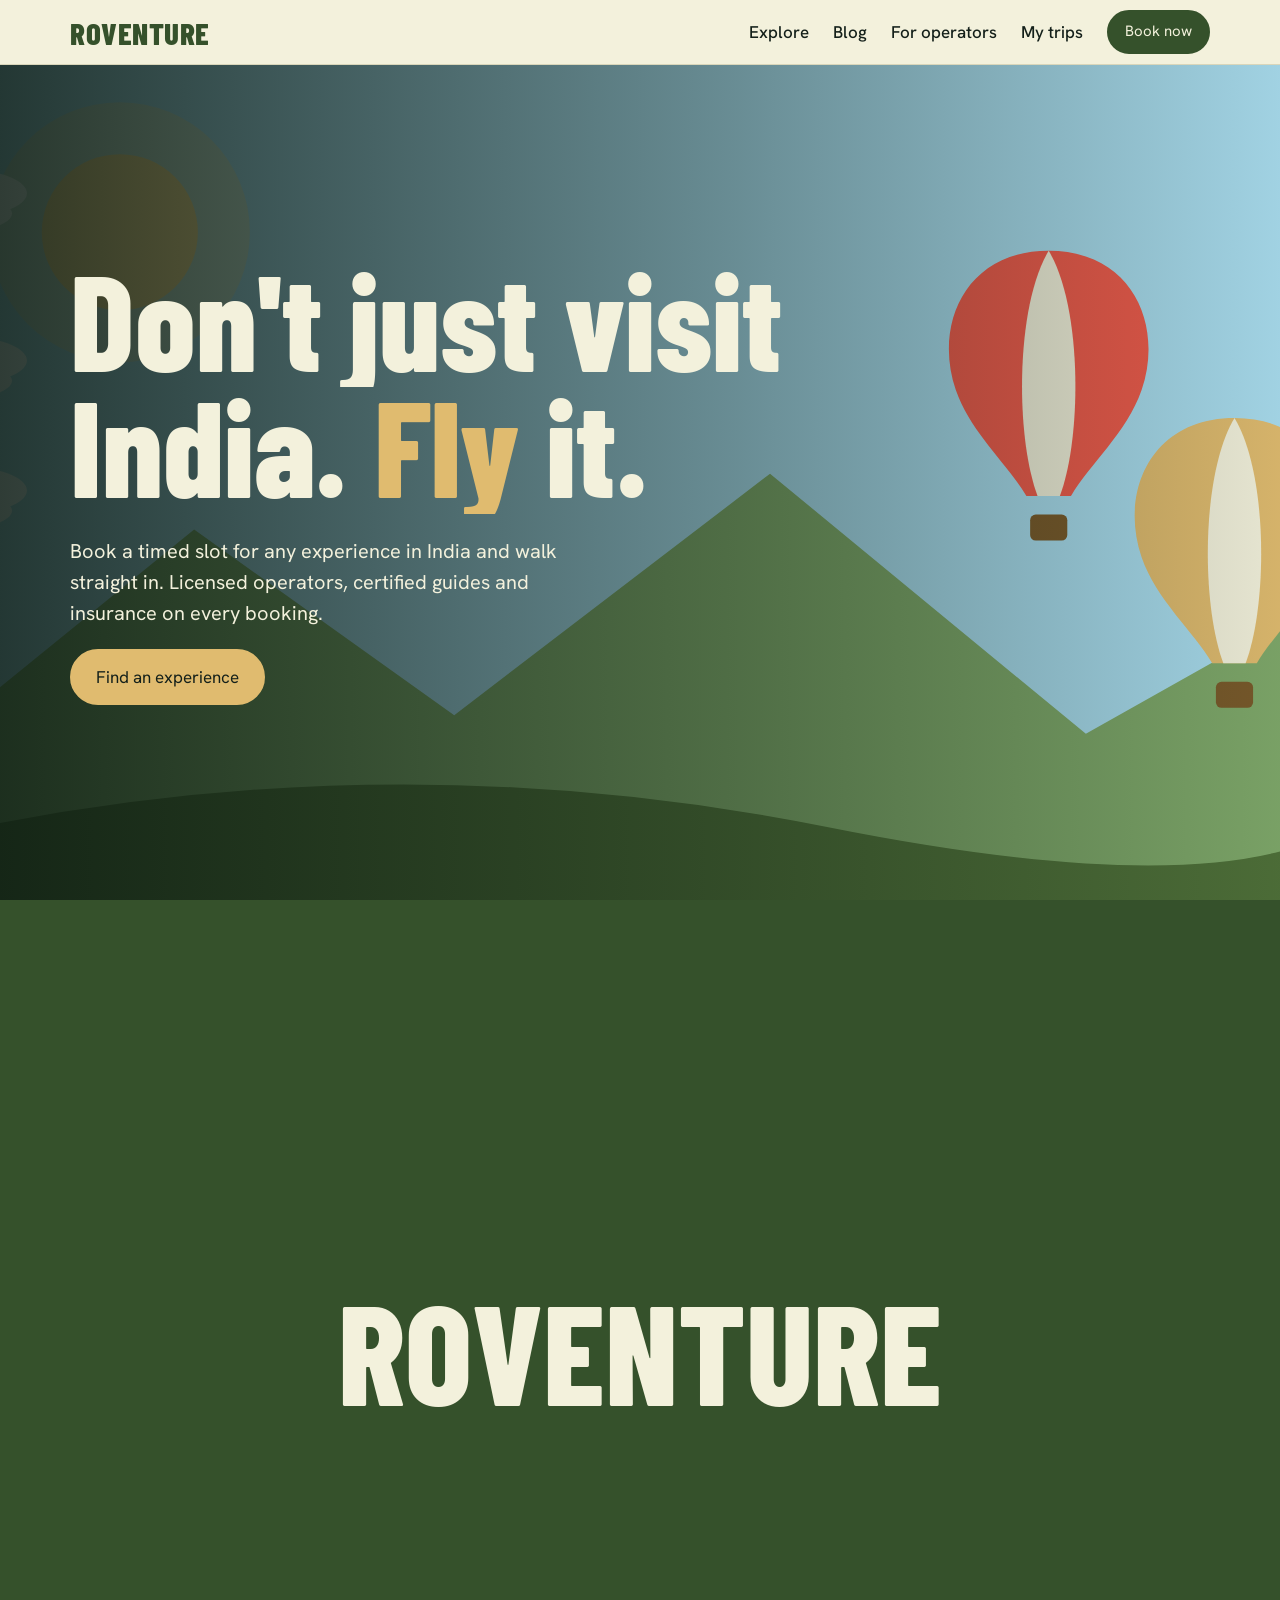
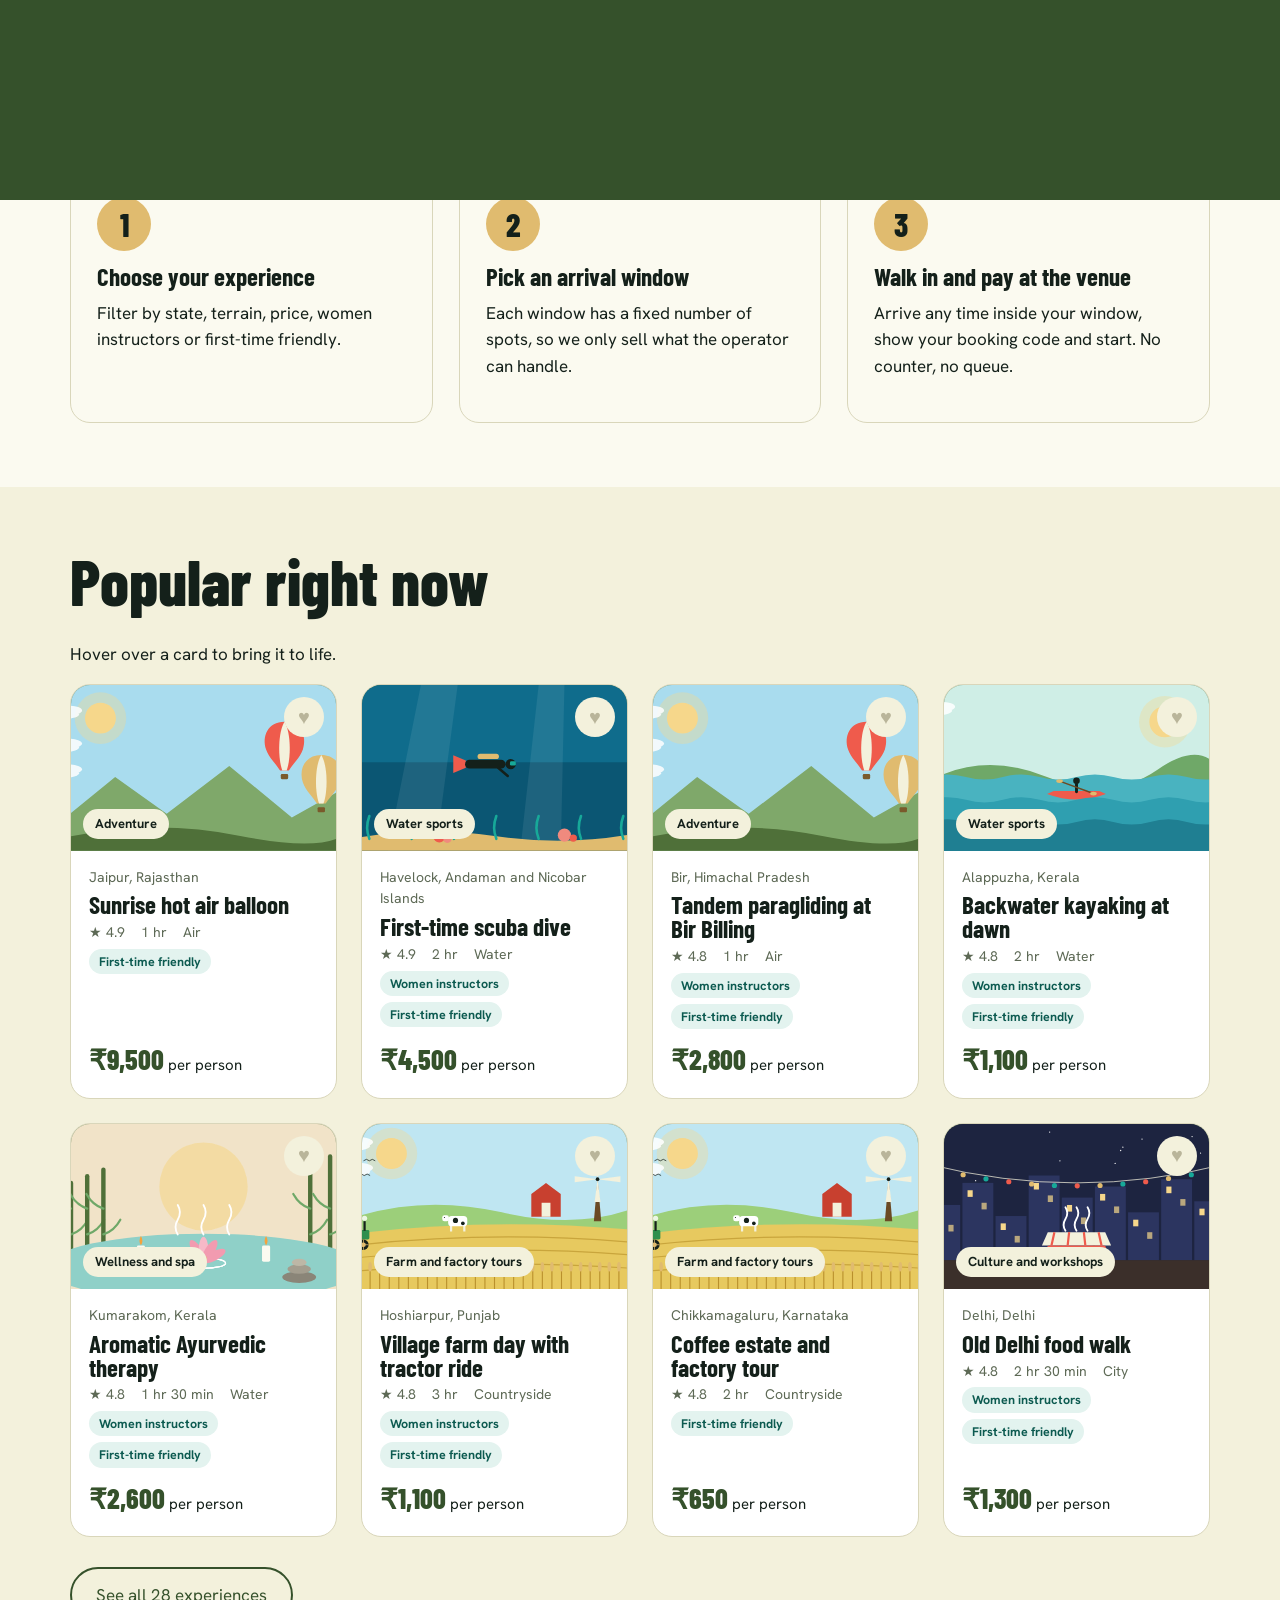
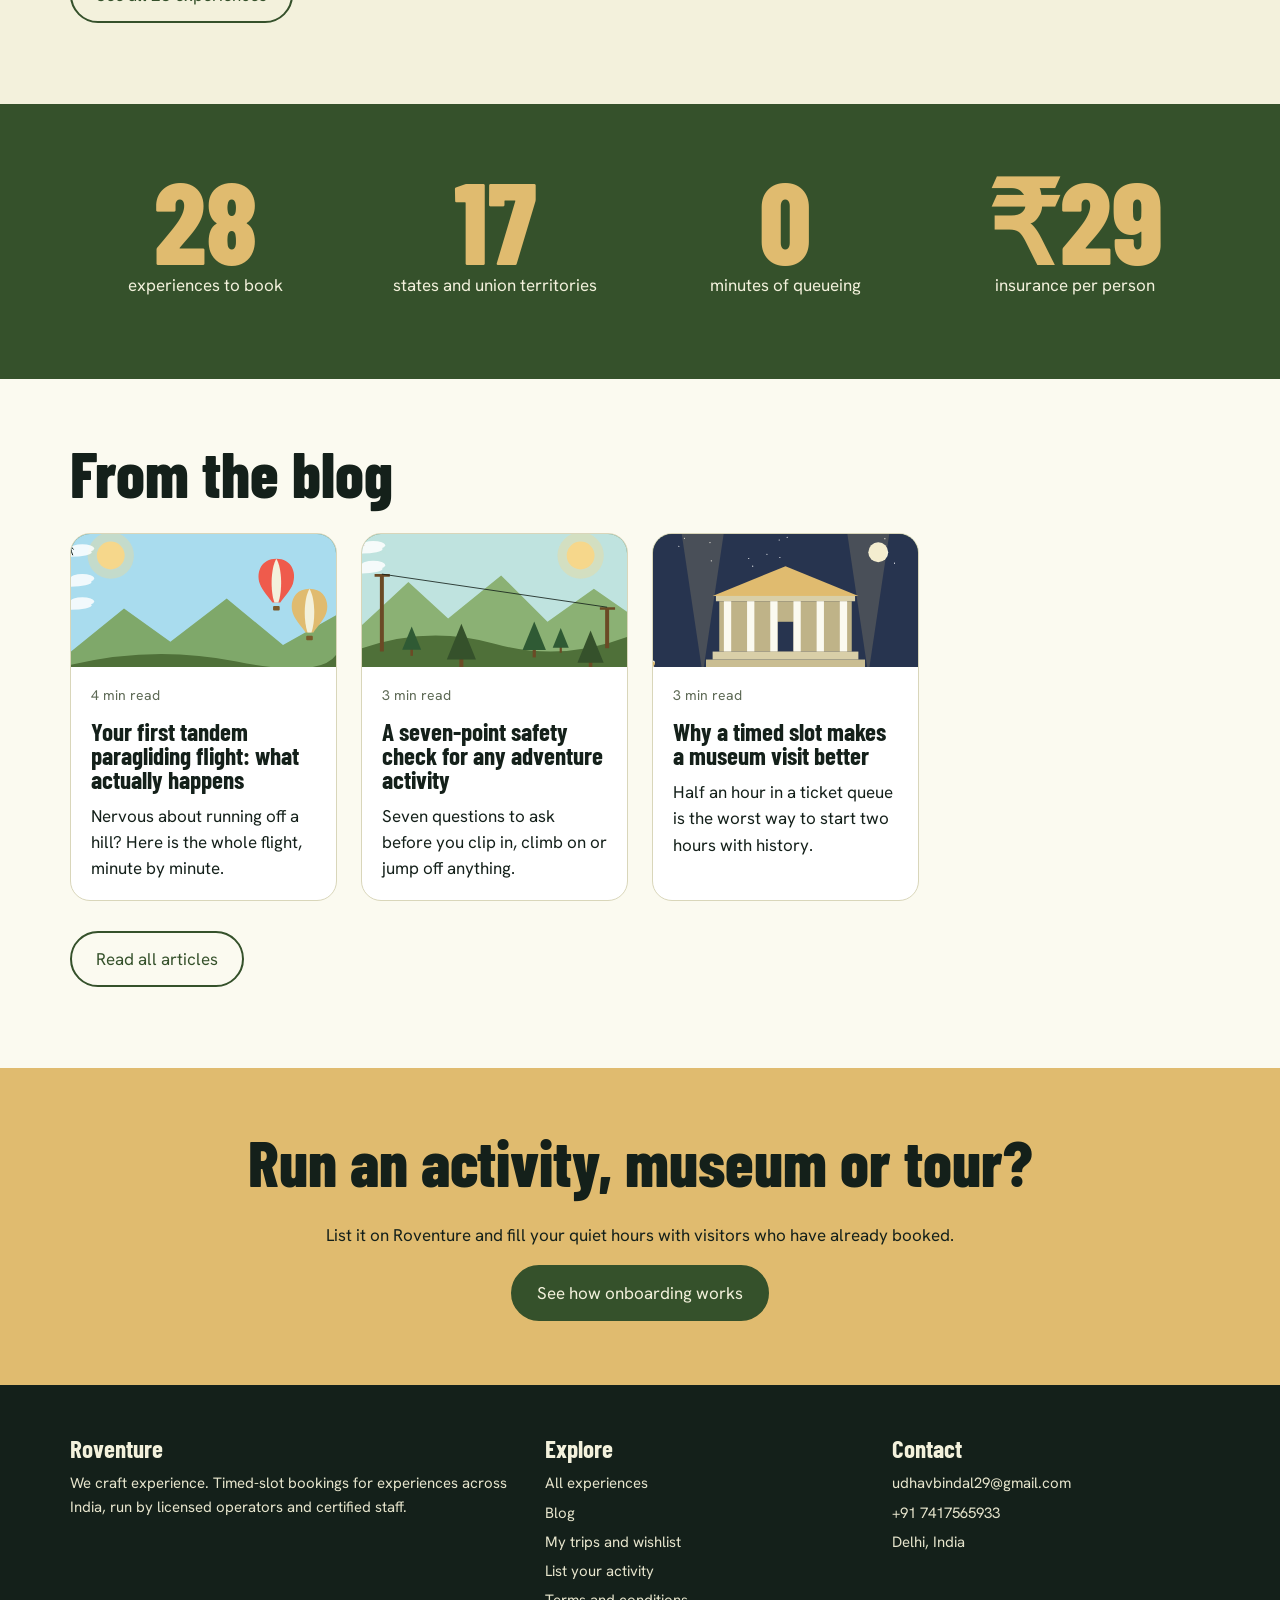
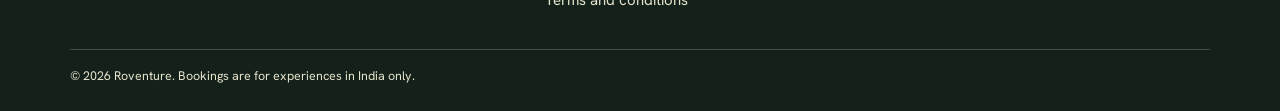
<file: roventure.html>
<!DOCTYPE html>
<html lang="en">
<head>
<meta charset="utf-8">
<meta name="viewport" content="width=device-width, initial-scale=1">
<title>Roventure | Book experiences in India with zero waiting</title>
<meta name="description" content="Book timed slots for adventure sports, museums, theme parks, spa therapies and farm tours across India. Licensed operators, certified staff, insurance on every booking.">
<link href="https://fonts.googleapis.com/css2?family=Barlow+Condensed:wght@600;700;800&family=Hanken+Grotesk:wght@400;500;700&display=swap" rel="stylesheet">
<style>
:root{--g:#35512b;--g2:#4f7039;--cr:#f3f1dc;--pa:#fbfaf0;--go:#e0bb6f;--co:#ef5b4c;--te:#17a999;--ink:#14201a;--mu:#5d6955;--li:#d9d6ba;--d:'Barlow Condensed',Impact,sans-serif;--e:cubic-bezier(.2,.8,.2,1)}
*{box-sizing:border-box}
html{scroll-behavior:smooth}
body{margin:0;font:400 17px/1.55 'Hanken Grotesk',system-ui,sans-serif;color:var(--ink);background:var(--cr);overflow-x:hidden}
a{color:inherit}
h1,h2,h3{font-family:var(--d);font-weight:800;line-height:.95;margin:0 0 .45em}
h1{font-size:clamp(46px,7vw,96px)}h2{font-size:clamp(36px,5vw,64px)}h3{font-size:25px;font-weight:700}
p{margin:0 0 1em}
.wrap{max-width:1180px;margin:0 auto;padding:0 20px}
.page{padding:64px 0}
.tint{background:var(--pa)}
:focus-visible{outline:3px solid var(--te);outline-offset:2px}
.btn{display:inline-block;border:2px solid var(--g);background:var(--g);color:var(--cr);font:700 16px inherit;font-family:inherit;padding:13px 24px;border-radius:999px;text-decoration:none;cursor:pointer;transition:transform .25s var(--e),background .25s,box-shadow .25s}
.btn:hover{transform:translateY(-3px);box-shadow:0 9px 0 rgba(0,0,0,.14);background:var(--g2);border-color:var(--g2)}
.btn.gold{background:var(--go);border-color:var(--go);color:var(--ink)}
.btn.gold:hover{background:#efd08c;border-color:#efd08c}
.btn.alt{background:transparent;color:var(--g)}
.btn.alt:hover{background:var(--g);color:var(--cr)}
.btn.sm{padding:8px 16px;font-size:15px}
.btn.wide{width:100%;text-align:center}
.link{background:none;border:0;padding:0;font:inherit;color:var(--g);text-decoration:underline;cursor:pointer}
input,select,textarea{font:400 16px inherit;font-family:inherit;color:var(--ink);background:#fff;border:1.5px solid var(--li);border-radius:12px;padding:12px 14px;width:100%}
label{font-weight:700;font-size:15px;display:block;margin:0 0 6px}
.err{color:#a32c22;font-weight:700;min-height:1.4em;margin:10px 0}

.nav{position:sticky;top:0;z-index:40;background:var(--cr);border-bottom:1px solid var(--li)}
.nav .wrap{display:flex;align-items:center;height:64px;gap:20px}
.brand{font:800 31px var(--d);color:var(--g);text-decoration:none;letter-spacing:.5px}
.links{display:flex;align-items:center;gap:24px;margin-left:auto}
.links a:not(.btn){text-decoration:none;font-weight:500}
.links a.on{color:var(--g);font-weight:700;text-decoration:underline;text-underline-offset:6px}
#tc{background:var(--co);color:#fff;border-radius:99px;padding:1px 8px;font-size:13px;font-weight:700}
#tc:empty{display:none}
.mb{display:none;margin-left:auto;background:none;border:0;font-size:28px;color:var(--g);cursor:pointer}
@media(max-width:820px){.mb{display:block}.links{display:none;position:absolute;top:64px;left:0;right:0;background:var(--cr);flex-direction:column;align-items:flex-start;padding:18px 20px;border-bottom:1px solid var(--li)}.links.open{display:flex}}

.curtain{position:fixed;inset:0;z-index:80;background:var(--g);display:grid;place-items:center;transform:translateY(100%);pointer-events:none}
.curtain b{font:800 clamp(48px,11vw,140px) var(--d);color:var(--cr)}
.curtain.go{animation:wipe .78s cubic-bezier(.7,0,.2,1)}
@keyframes wipe{0%{transform:translateY(100%)}42%,58%{transform:translateY(0)}100%{transform:translateY(-100%)}}

.scene{display:block;width:100%;height:100%}
.hero{position:relative;height:calc(100vh - 64px);height:calc(100svh - 64px);min-height:540px;overflow:hidden;background:var(--ink);color:var(--cr);display:flex;align-items:center}
#hs{position:absolute;inset:0;transition:opacity .45s}
.hero::after,.stage::after{content:"";position:absolute;inset:0;pointer-events:none}
.hero::after{background:linear-gradient(90deg,rgba(10,24,16,.84),rgba(10,24,16,.4) 58%,rgba(10,24,16,.05))}
.hero .wrap{position:relative;z-index:2;width:100%}
.hero h1{font-size:clamp(54px,10.5vw,150px);line-height:.87;margin-bottom:22px}
.ln{display:block;overflow:hidden;padding-bottom:.07em}
.ln>span{display:inline-block;animation:rise 1s var(--e) both}
.ln:nth-child(2)>span{animation-delay:.15s}
@keyframes rise{from{transform:translateY(112%)}}
#verb{display:inline-block;font-style:normal;color:var(--go)}
#verb.flip{animation:flip .6s var(--e)}
@keyframes flip{from{transform:translateY(70%) rotateX(-90deg);opacity:0}}
.lead{font-size:20px;max-width:50ch}
.up{animation:up .9s ease .4s both}
@keyframes up{from{opacity:0;transform:translateY(24px)}}

.mq-box{overflow:hidden;padding:26px 0 14px}
.mq{display:flex;width:max-content;animation:mq 46s linear infinite}
.mq.rev{animation-direction:reverse}
.mq span{font:800 clamp(48px,9vw,120px)/1.05 var(--d);white-space:nowrap;padding-right:.35em;color:transparent;-webkit-text-stroke:2px var(--g)}
.mq.rev span{color:var(--g);-webkit-text-stroke:0}
@keyframes mq{to{transform:translateX(-50%)}}

.reveal{opacity:0;transform:translateY(34px);transition:opacity .7s var(--dl,0s),transform .7s var(--e) var(--dl,0s),box-shadow .3s,border-color .3s}
.reveal.in{opacity:1;transform:none}

.cats{display:grid;grid-template-columns:repeat(auto-fill,minmax(250px,1fr));gap:16px}
.cat{position:relative;overflow:hidden;display:flex;align-items:center;gap:14px;padding:18px;background:var(--pa);border:1.5px solid var(--li);border-radius:18px;text-decoration:none;font:700 26px var(--d)}
.cat::before{content:"";position:absolute;inset:0;background:var(--c);clip-path:circle(0 at var(--x,50%) var(--y,50%));transition:clip-path .55s var(--e)}
.cat:hover::before{clip-path:circle(160% at var(--x,50%) var(--y,50%))}
.cat>*{position:relative}
.cat i{font-style:normal;font-size:34px;transition:transform .5s var(--e)}
.cat:hover i{transform:rotate(-12deg) scale(1.25)}

.grid{display:grid;grid-template-columns:repeat(auto-fill,minmax(262px,1fr));gap:24px}
.card{position:relative;background:#fff;border:1px solid var(--li);border-radius:20px;overflow:hidden;display:flex;flex-direction:column}
.card:hover{box-shadow:0 26px 40px -18px rgba(20,32,26,.45);border-color:var(--g)}
.thumb{position:relative;display:block;aspect-ratio:16/10;overflow:hidden;background:var(--g2)}
.thumb .scene{transition:transform .8s var(--e)}
.thumb .scene *{animation-play-state:paused}
.card:hover .thumb .scene{transform:scale(1.08)}
.card:hover .thumb .scene *{animation-play-state:running}
.tag{position:absolute;left:12px;bottom:12px;background:var(--cr);font-size:13px;font-weight:700;padding:5px 12px;border-radius:99px}
.heart{position:absolute;top:12px;right:12px;width:40px;height:40px;border-radius:50%;border:0;background:var(--cr);color:#b9b59a;font-size:20px;cursor:pointer;z-index:2;transition:transform .3s cubic-bezier(.2,1.8,.4,1),color .2s}
.heart:hover{transform:scale(1.2)}
.heart.on{color:var(--co)}
.cb{padding:16px 18px 20px;display:flex;flex-direction:column;gap:5px;flex:1}
.cb p{margin:0}.cb h3{margin:0}.cb h3 a{text-decoration:none}
.loc{font-size:14px;color:var(--mu)}
.facts{display:flex;flex-wrap:wrap;gap:4px 16px;font-size:14px;color:var(--mu)}
.badges{display:flex;flex-wrap:wrap;gap:6px}
.badges span{font-size:12.5px;font-weight:700;background:#e3f3ef;color:#0c5a50;padding:3px 10px;border-radius:99px}
.price{margin-top:auto !important;padding-top:8px;font-size:15px}
.price b{font:800 28px var(--d);color:var(--g)}
.empty{padding:34px;border:2px dashed var(--li);border-radius:18px;text-align:center}

.steps{list-style:none;counter-reset:s;padding:0;margin:0;display:grid;grid-template-columns:repeat(3,1fr);gap:26px}
.steps li{counter-increment:s;background:var(--pa);border:1.5px solid var(--li);border-radius:20px;padding:26px}
.steps li::before{content:counter(s);display:grid;place-items:center;width:54px;height:54px;border-radius:50%;background:var(--go);font:800 32px var(--d);margin-bottom:14px}
.nums{display:grid;grid-template-columns:repeat(4,1fr);gap:20px;text-align:center}
.nums b{display:block;font:800 clamp(56px,9vw,120px)/.9 var(--d);color:var(--go)}
.dark{background:var(--g);color:var(--cr)}
.band{background:var(--go);text-align:center}
@media(max-width:820px){.steps{grid-template-columns:1fr}.nums{grid-template-columns:1fr 1fr}}

.filters{display:grid;grid-template-columns:2fr 1fr 1fr 1fr;gap:12px;margin:22px 0 14px}
.fl2{display:flex;flex-wrap:wrap;gap:12px 26px;align-items:center;margin-bottom:16px}
.tog{display:flex;align-items:center;gap:8px;margin:0;cursor:pointer}
.tog input{width:20px;height:20px;accent-color:var(--g)}
.rng{display:flex;align-items:center;gap:10px;margin:0}
.rng input{width:170px;padding:0;accent-color:var(--g)}
.chips{display:flex;flex-wrap:wrap;gap:8px;margin-bottom:16px}
.chip{border:1.5px solid var(--li);background:#fff;font:700 15px inherit;font-family:inherit;padding:8px 16px;border-radius:99px;cursor:pointer;transition:transform .2s var(--e)}
.chip:hover{transform:translateY(-2px);border-color:var(--g)}
.chip.on{background:var(--g);border-color:var(--g);color:var(--cr)}
.count{font-weight:700}
@media(max-width:820px){.filters{grid-template-columns:1fr 1fr}.filters input{grid-column:1/-1}}

.stage{position:relative;height:calc(100vh - 64px);height:calc(100svh - 64px);min-height:520px;overflow:hidden;background:var(--ink);color:var(--cr)}
.stage .scene{position:absolute;inset:0}
.stage::after{background:linear-gradient(0deg,rgba(10,24,16,.88),rgba(10,24,16,.15) 55%,transparent)}
.stage-t{position:absolute;left:0;right:0;bottom:44px;z-index:2;animation:up .9s ease .35s both}
.stage-t .facts{color:var(--cr);font-size:17px;margin-bottom:20px}
.crumb{font-size:15px}
.two{display:grid;grid-template-columns:1.15fr .85fr;gap:48px;align-items:start}
@media(max-width:900px){.two{grid-template-columns:1fr}}
.ticks{list-style:none;padding:0;margin:0 0 26px}
.ticks li{padding:0 0 10px 32px;position:relative}
.ticks li::before{content:"✓";position:absolute;left:0;font-weight:700;color:var(--te);font-size:20px}
.panel{position:sticky;top:84px;background:#fff;border:1.5px solid var(--li);border-radius:22px;padding:24px;scroll-margin-top:84px}
.days{display:flex;gap:8px;overflow-x:auto;padding-bottom:10px;margin-bottom:16px}
.day{flex:none;width:62px;border:1.5px solid var(--li);background:var(--pa);border-radius:14px;padding:8px 0;cursor:pointer;font-family:inherit;text-align:center}
.day small{display:block;font-size:12px;color:var(--mu)}
.day b{display:block;font:800 26px var(--d)}
.day.on{background:var(--g);border-color:var(--g);color:var(--cr)}
.day.on small{color:var(--cr)}
.slots{display:grid;grid-template-columns:1fr 1fr;gap:8px;margin-bottom:16px}
.slot{border:1.5px solid var(--li);background:var(--pa);border-radius:12px;padding:10px;cursor:pointer;font-family:inherit;text-align:left;transition:transform .2s var(--e)}
.slot b{display:block;font-size:15px}
.slot small{color:#0c5a50;font-weight:700}
.slot:hover:not(:disabled){transform:translateY(-2px);border-color:var(--g)}
.slot.on{background:var(--go);border-color:var(--go)}
.slot.on small{color:var(--ink)}
.slot:disabled{opacity:.45;cursor:not-allowed}
.slot:disabled small{color:var(--mu)}
.stepper{display:flex;align-items:center;gap:16px;margin-bottom:16px}
.stepper button{width:42px;height:42px;border-radius:50%;border:1.5px solid var(--g);background:#fff;font-size:22px;cursor:pointer;color:var(--g)}
.stepper b{font:800 30px var(--d);min-width:28px;text-align:center}
.sum{width:100%;border-collapse:collapse;margin:8px 0 4px}
.sum td{padding:5px 0}.sum td:last-child{text-align:right}
.sum tr:last-child td{border-top:1.5px solid var(--li);padding-top:10px;font-weight:700;font-size:19px}

.ticket{position:relative;display:flex;background:var(--pa);border:1.5px solid var(--li);border-radius:20px;max-width:560px}
.ticket.big{margin:0 auto 30px;transform:rotate(-1.5deg);box-shadow:0 20px 0 rgba(0,0,0,.14);animation:pop .7s var(--e)}
@keyframes pop{from{transform:rotate(6deg) scale(.6);opacity:0}}
.tk-m{padding:24px;flex:1;min-width:0}.tk-m p{margin:0 0 4px}
.tk-t{font:800 32px/1 var(--d)}
.tk-w{font:800 28px/1.1 var(--d);color:var(--g)}
.tk-s{padding:18px 20px;border-left:2px dashed var(--g);display:flex;flex-direction:column;justify-content:center;text-align:center}
.tk-s p{margin:0;font-weight:700}.tk-s b{font:800 76px/1 var(--d);color:var(--co)}
.ink{position:absolute;right:-10px;top:-22px;transform:rotate(10deg);border:4px solid var(--co);color:var(--co);background:var(--pa);font:800 24px var(--d);padding:5px 14px;border-radius:10px;animation:slam .5s cubic-bezier(.2,1.6,.4,1) .5s both}
@keyframes slam{from{transform:rotate(-20deg) scale(3.4);opacity:0}}
.bars{display:flex;gap:2px;height:34px;margin-top:10px}.bars i{background:var(--ink);display:block}
.conf{position:fixed;inset:0;pointer-events:none;z-index:90}
.trip{display:flex;flex-wrap:wrap;gap:14px 26px;align-items:center;background:#fff;border:1.5px solid var(--li);border-radius:18px;padding:18px 22px;margin-bottom:14px}
.trip>div{flex:1;min-width:230px}.trip p{margin:0}
.st{font-size:13px;font-weight:700;padding:3px 10px;border-radius:99px;background:#e3f3ef;color:#0c5a50}
.st.x{background:#fbe3e0;color:#a32c22}.st.d{background:#eee;color:#444}
.post{max-width:720px}.post p{font-size:19px}
.pcard{display:block;text-decoration:none;background:#fff;border:1.5px solid var(--li);border-radius:20px;overflow:hidden}
.pcard:hover{border-color:var(--g)}
.pcard .thumb{aspect-ratio:16/8}.pcard:hover .scene *{animation-play-state:running}
.pcard div{padding:18px 20px}
.form{display:grid;grid-template-columns:1fr 1fr;gap:14px;max-width:680px}
.form .full{grid-column:1/-1}
@media(max-width:640px){.form{grid-template-columns:1fr}}
footer{background:var(--ink);color:#e6e4cc;padding:52px 0 26px;font-size:15px}
footer .wrap{display:grid;grid-template-columns:1.4fr 1fr 1fr;gap:30px}
footer h3{color:var(--cr)}
footer a{display:block;text-decoration:none;margin-bottom:6px}
footer a:hover{text-decoration:underline}
footer small{grid-column:1/-1;border-top:1px solid rgba(255,255,255,.2);padding-top:16px}
@media(max-width:820px){footer .wrap{grid-template-columns:1fr}}
.toast{position:fixed;left:50%;bottom:26px;transform:translateX(-50%);background:var(--ink);color:#fff;padding:12px 22px;border-radius:99px;z-index:95;font-weight:500;animation:up .35s var(--e) both}

/* scene animations */
.drift{animation:drift 60s linear infinite}@keyframes drift{from{transform:translateX(-140px)}to{transform:translateX(940px)}}
.bob{animation:bob 4s ease-in-out infinite}@keyframes bob{50%{transform:translateY(-10px)}}
.spin{animation:spin 6s linear infinite}.spin.fast{animation-duration:1.1s}.spin.slow{animation-duration:24s}@keyframes spin{to{transform:rotate(360deg)}}
.fly{animation:fly 13s linear -5s infinite}@keyframes fly{from{transform:translate(-90px,110px)}to{transform:translate(890px,230px)}}
.zipride{animation:zipr 4.2s cubic-bezier(.4,0,.9,.7) -1.2s infinite}@keyframes zipr{0%{transform:translate(64px,147px)}75%,100%{transform:translate(736px,246px)}}
.swing{animation:swing .9s ease-in-out infinite alternate}@keyframes swing{from{transform:rotate(-9deg)}to{transform:rotate(9deg)}}
.sway{animation:sway 2.4s ease-in-out infinite alternate}@keyframes sway{from{transform:rotate(-5deg)}to{transform:rotate(5deg)}}
.paddle{animation:pad 1.3s ease-in-out infinite alternate}@keyframes pad{from{transform:rotate(-22deg)}to{transform:rotate(22deg)}}
.wave{animation:wave 5s linear infinite}@keyframes wave{to{transform:translateX(-200px)}}
.rise{animation:rise2 6s linear infinite}@keyframes rise2{to{transform:translateY(-540px)}}
.swim{animation:swim 14s linear infinite}.drive{animation:swim 15s linear -6s infinite}.walk{animation:swim 26s linear -9s infinite}@keyframes swim{from{transform:translateX(-90px)}to{transform:translateX(890px)}}
.puff{animation:puff 1.4s ease-out infinite}@keyframes puff{to{transform:translate(-26px,-44px);opacity:0}}
.twk{animation:twk 2.6s ease-in-out infinite}@keyframes twk{50%{opacity:.2}}
.sweep{animation:sweep 5s ease-in-out infinite alternate}@keyframes sweep{from{transform:rotate(-14deg)}to{transform:rotate(14deg)}}
.ripple{animation:ripple 4s ease-out infinite}@keyframes ripple{from{transform:scale(.4);opacity:.9}to{transform:scale(3.4);opacity:0}}
.flick{animation:flick .5s ease-in-out infinite}@keyframes flick{50%{transform:scaleY(.78) scaleX(1.1)}}
.steam{animation:steam 3.5s ease-out infinite}@keyframes steam{from{opacity:.7}to{transform:translateY(-70px);opacity:0}}
.fall{animation:fall 6s linear infinite}@keyframes fall{from{transform:translateY(-20px)}to{transform:translateY(470px)}}
.ski{animation:ski 5.5s linear -2s infinite}@keyframes ski{from{transform:translate(-30px,222px)}to{transform:translate(830px,383px)}}
.blink{animation:blink 4s infinite}@keyframes blink{0%,92%,100%{opacity:1}95%{opacity:0}}
.nod{animation:nod 3s ease-in-out infinite}@keyframes nod{50%{transform:rotate(-16deg)}}
@media(prefers-reduced-motion:reduce){html{scroll-behavior:auto}*,*::before,*::after{animation:none !important;transition:none !important}.reveal{opacity:1;transform:none}.curtain{display:none}}
</style>
</head>
<body>
<div class="curtain" id="cur" aria-hidden="true"><b>ROVENTURE</b></div>
<header class="nav"><div class="wrap">
  <a class="brand" href="#/">ROVENTURE</a>
  <button class="mb" aria-label="Open menu" onclick="document.getElementById('links').classList.toggle('open')">☰</button>
  <nav class="links" id="links">
    <a href="#/explore" data-r="explore">Explore</a>
    <a href="#/blog" data-r="blog">Blog</a>
    <a href="#/partners" data-r="partners">For operators</a>
    <a href="#/trips" data-r="trips">My trips <span id="tc"></span></a>
    <a class="btn sm" href="#/explore">Book now</a>
  </nav>
</div></header>
<main id="view"></main>
<footer><div class="wrap">
  <div><h3>Roventure</h3><p>We craft experience. Timed-slot bookings for experiences across India, run by licensed operators and certified staff.</p></div>
  <div><h3>Explore</h3><a href="#/explore">All experiences</a><a href="#/blog">Blog</a><a href="#/trips">My trips and wishlist</a><a href="#/partners">List your activity</a><a href="#/terms">Terms and conditions</a></div>
  <div><h3>Contact</h3><a href="mailto:udhavbindal29@gmail.com">udhavbindal29@gmail.com</a><a href="tel:+917417565933">+91 7417565933</a><p>Delhi, India</p></div>
  <small>© 2026 Roventure. Bookings are for experiences in India only.</small>
</div></footer>

<script>
var REDUCED = matchMedia("(prefers-reduced-motion: reduce)").matches;
function $(s){ return document.querySelector(s); }
function esc(s){ return String(s == null ? "" : s).replace(/[&<>"']/g, function(c){ return {"&":"&amp;","<":"&lt;",">":"&gt;",'"':"&quot;","'":"&#39;"}[c]; }); }
function inr(n){ return "₹" + Number(n).toLocaleString("en-IN"); }
function R(n, f){ return Array.from({length:n}, function(_, i){ return f(i); }).join(""); }
function rnd(a, b){ return Math.round(a + Math.random() * (b - a)); }
var INS = 29, EMAIL = "udhavbindal29@gmail.com", PHONE = "+91 7417565933";

/* ---------- saved data (kept in this browser) ---------- */
var mem = {};
var S = {
  get: function(k, d){ try { var v = localStorage.getItem(k); return v ? JSON.parse(v) : d; } catch(e){ return k in mem ? mem[k] : d; } },
  set: function(k, v){ mem[k] = v; try { localStorage.setItem(k, JSON.stringify(v)); } catch(e){} }
};
var BK = S.get("rv_book", []), W = new Set(S.get("rv_wish", [])), U = S.get("rv_user", {});

/* ---------- animated scenes ---------- */
function P(c){ c = c || "#14201a"; return '<circle cy="-15" r="6" fill="'+c+'"/><path d="M0-9V7M0-5l-7 8M0-5l7 8M0 7l-5 13M0 7l5 13" stroke="'+c+'" stroke-width="3" stroke-linecap="round" fill="none"/>'; }
function SUN(x, y){ return '<circle class="twk" cx="'+x+'" cy="'+y+'" r="70" fill="#f6d78b" opacity=".35"/><circle cx="'+x+'" cy="'+y+'" r="42" fill="#f6d78b"/>'; }
function CL(y, t, o){ return '<g class="drift" style="animation-duration:'+t+'s;animation-delay:-'+o+'s" fill="#fff" opacity=".85"><ellipse cy="'+y+'" rx="62" ry="14"/><ellipse cx="34" cy="'+(y-11)+'" rx="36" ry="13"/></g>'; }
function WAVE(y, f, t){ return '<path class="wave" style="animation-duration:'+t+'s" d="M-200 '+y+'q50-14 100 0'+" t100 0".repeat(11)+'V460H-200Z" fill="'+f+'"/>'; }
function WHEEL(x, y, r){ return '<g transform="translate('+x+' '+y+')"><g class="spin fast"><circle r="'+r+'" fill="#14201a"/><circle r="'+(r*.45)+'" fill="#e0bb6f"/><path d="M'+(-r)+' 0H'+r+'M0 '+(-r)+'V'+r+'" stroke="#e0bb6f" stroke-width="2"/></g></g>'; }
function TREE(x, y, s, f){ return '<g transform="translate('+x+' '+y+') scale('+(s||1)+')"><rect x="-3" width="6" height="16" fill="#6b4a25"/><path d="M0-52l22 54h-44z" fill="'+(f||"#2f5a34")+'"/></g>'; }
function BAL(x, y, c, d){ return '<g transform="translate('+x+' '+y+')"><g class="bob" style="animation-delay:-'+d+'s"><path d="M0-70C45-70 62-30 50 5 42 28 22 45 12 62H-12C-22 45-42 28-50 5-62-30-45-70 0-70Z" fill="'+c+'"/><path d="M0-70C18-40 18 30 6 62H-6C-18 30-18-40 0-70Z" fill="#f3f1dc"/><rect x="-10" y="72" width="20" height="14" rx="3" fill="#7a5a2b"/></g></g>'; }
function BIRDS(t){ return '<g class="drift" style="animation-duration:'+t+'s;animation-delay:-8s"><path d="M0 120q8-8 16 0 8-8 16 0M44 100q8-8 16 0 8-8 16 0M30 140q8-8 16 0 8-8 16 0" stroke="#14201a" stroke-width="2" fill="none"/></g>'; }
function BG(c){ return '<rect width="800" height="450" fill="'+c+'"/>'; }
function STARS(n){ return R(n, function(i){ return '<circle class="twk" style="animation-delay:-'+(i*.4)+'s" cx="'+rnd(10,790)+'" cy="'+rnd(8,170)+'" r="1.7" fill="#fff"/>'; }); }

var SC = {
  zip: function(){ return BG("#bfe3df")+SUN(660,90)+CL(70,60,10)+CL(130,80,45)+
    '<path d="M0 300 140 170 260 280 420 150 560 290 700 190 800 260V450H0Z" fill="#8bb174"/><path d="M0 370Q200 300 400 356T800 336V450H0Z" fill="#4f7039"/>'+
    TREE(150,372,1.3)+TREE(520,372,1.6)+TREE(600,366,1.1)+
    '<path d="M60 150v230M740 250v120" stroke="#6b4a25" stroke-width="12"/><path d="M38 150h46M718 250h46" stroke="#6b4a25" stroke-width="8"/><path d="M60 146 740 246" stroke="#14201a" stroke-width="2.5"/>'+
    '<g class="zipride"><g class="swing"><path d="M0 0v18" stroke="#14201a" stroke-width="2"/><g transform="translate(0 38)">'+P("#ef5b4c")+'</g></g></g>'+
    TREE(300,400,2,"#35512b")+TREE(690,410,1.8,"#35512b"); },
  air: function(){ return BG("#a9dcee")+SUN(120,90)+CL(80,70,20)+CL(170,90,60)+CL(240,55,35)+
    '<path d="M0 380 160 250 300 350 470 220 640 360 800 270V450H0Z" fill="#7fa86a"/><path d="M0 420Q250 360 500 410T800 390V450H0Z" fill="#4f7039"/>'+
    BAL(620,170,"#ef5b4c",0)+BAL(720,260,"#e0bb6f",2)+
    '<g class="fly"><g class="bob"><path d="M-60 0Q0-46 60 0 0-22-60 0Z" fill="#17a999"/><path d="M-50-4 0 52M50-4 0 52M0-22V52" stroke="#14201a" stroke-width="1.5" fill="none"/><g transform="translate(0 68)">'+P()+'</g></g></g>'; },
  water: function(){ return BG("#cfeee6")+SUN(640,100)+CL(70,75,30)+
    '<path d="M0 260Q150 180 320 250T620 230 800 250V300H0Z" fill="#6fa868"/>'+WAVE(250,"#49b3c0",7)+
    '<g transform="translate(400 296)"><g class="bob"><path d="M-80 0Q0 30 80 0L62-8H-62Z" fill="#ef5b4c"/><circle cy="-36" r="9" fill="#14201a"/><path d="M0-27V-6" stroke="#14201a" stroke-width="8" stroke-linecap="round"/><g transform="translate(0 -18)"><g class="paddle"><path d="M-44-16 44 16" stroke="#6b4a25" stroke-width="4" stroke-linecap="round"/><ellipse cx="-46" cy="-17" rx="9" ry="5" fill="#e0bb6f"/><ellipse cx="46" cy="17" rx="9" ry="5" fill="#e0bb6f"/></g></g></g></g>'+
    WAVE(312,"#2f9fb0",5)+WAVE(372,"#1f7f92",3.5); },
  dive: function(){ return BG("#0f6c8c")+'<rect y="210" width="800" height="240" fill="#0b5673"/><path d="M200 0 110 450h130L300 0ZM520 0 470 450h110L590 0Z" fill="#fff" opacity=".08"/>'+
    R(16, function(i){ return '<circle class="rise" style="animation-duration:'+rnd(4,9)+'s;animation-delay:-'+rnd(0,8)+'s" cx="'+rnd(20,780)+'" cy="470" r="'+rnd(3,8)+'" fill="#fff" opacity=".45"/>'; })+
    [[120,"#e0bb6f",16,2],[230,"#ef5b4c",11,6],[330,"#f3f1dc",19,11]].map(function(f){ return '<g class="swim" style="animation-duration:'+f[2]+'s;animation-delay:-'+f[3]+'s"><g transform="translate(0 '+f[0]+')"><path d="M0 0q16-12 32 0-16 12-32 0zm-12-9v18l14-9z" fill="'+f[1]+'"/></g></g>'; }).join("")+
    '<g transform="translate(400 215)"><g class="bob"><path d="M-78-10l-34-14v48l34-14z" fill="#ef5b4c"/><rect x="-80" y="-12" width="110" height="24" rx="12" fill="#14201a"/><rect x="-46" y="-28" width="58" height="14" rx="7" fill="#e0bb6f"/><circle cx="44" cy="0" r="14" fill="#14201a"/><rect x="42" y="-8" width="16" height="12" rx="4" fill="#17a999"/><path d="M10 10l26 22" stroke="#14201a" stroke-width="7" stroke-linecap="round"/></g></g>'+
    '<path d="M0 420Q200 380 400 410T800 400V450H0Z" fill="#e0bb6f"/>'+
    R(7, function(i){ return '<g transform="translate('+(60+i*115)+' 418)"><path class="sway" style="animation-delay:-'+(i*.5)+'s" d="M0 0q-12-30 0-62" stroke="#17a999" stroke-width="7" fill="none" stroke-linecap="round"/></g>'; })+
    '<circle cx="250" cy="412" r="16" fill="#ef5b4c"/><circle cx="272" cy="418" r="11" fill="#f08a7e"/><circle cx="590" cy="408" r="18" fill="#f08a7e"/><circle cx="614" cy="416" r="10" fill="#ef5b4c"/>'; },
  farm: function(){ return BG("#bfe6f2")+SUN(120,80)+CL(60,70,15)+CL(130,95,55)+BIRDS(30)+
    '<path d="M0 260Q200 190 420 240T800 220V450H0Z" fill="#9ccf7a"/><path d="M0 300Q400 250 800 290V450H0Z" fill="#e7c95f"/><path d="M0 332Q400 286 800 324M0 366Q400 324 800 358M0 402Q400 364 800 394" stroke="#c9a53c" stroke-width="3" fill="none"/>'+
    '<path d="M500 252v-62l40-30 40 30v62z" fill="#c8402f"/><rect x="528" y="214" width="24" height="38" fill="#f3f1dc"/><path d="M670 264l10-114 10 114z" fill="#6b4a25"/><g transform="translate(680 150)"><g class="spin"><path d="M0 0l8-62h-16zM0 0l62 8v-16zM0 0l-8 62h16zM0 0l-62-8v16z" fill="#f3f1dc"/></g><circle r="5" fill="#14201a"/></g>'+
    '<g transform="translate(300 268)"><path d="M-18 8v16M18 8v16" stroke="#f3f1dc" stroke-width="6"/><rect x="-26" y="-18" width="52" height="28" rx="10" fill="#fff"/><circle cx="-6" cy="-6" r="7" fill="#14201a"/><circle cx="14" cy="2" r="5" fill="#14201a"/><g transform="translate(-26 -12)"><g class="nod"><rect x="-16" y="-8" width="18" height="16" rx="6" fill="#fff"/><circle cx="-10" cy="-2" r="1.6" fill="#14201a"/></g></g></g>'+
    '<g class="drive"><g transform="translate(0 322)"><circle class="puff" cx="47" cy="-66" r="7" fill="#fff" opacity=".8"/><rect x="-10" y="-34" width="70" height="26" rx="4" fill="#2f8f4e"/><rect x="-34" y="-62" width="34" height="54" rx="4" fill="#2f8f4e"/><rect x="-28" y="-56" width="22" height="20" fill="#bfe6f2"/><rect x="44" y="-58" width="6" height="26" fill="#14201a"/>'+WHEEL(-18,0,22)+WHEEL(44,6,14)+'</g></g>'+
    R(31, function(i){ return '<g transform="translate('+(10+i*26)+' 454)"><g class="sway" style="animation-delay:-'+((i%7)/3)+'s"><path d="M0 0V-58" stroke="#b9902c" stroke-width="3"/><ellipse cy="-66" rx="5" ry="13" fill="#e0bb6f"/></g></g>'; }); },
  museum: function(){ return BG("#27344f")+STARS(16)+'<circle cx="680" cy="80" r="30" fill="#f3f1dc"/>'+
    '<g transform="translate(150 450)"><path class="sweep" d="M0 0-70-470h140z" fill="#f6d78b" opacity=".16"/></g><g transform="translate(650 450)"><path class="sweep" style="animation-delay:-2.5s" d="M0 0-70-470h140z" fill="#f6d78b" opacity=".16"/></g>'+
    '<path d="M180 212 400 122 620 212Z" fill="#e0bb6f"/><rect x="190" y="212" width="420" height="16" fill="#d9cfa8"/><rect x="200" y="228" width="400" height="152" fill="#bfb388"/><rect x="376" y="290" width="48" height="90" fill="#27344f"/>'+
    R(6, function(i){ return '<rect x="'+(214+i*70)+'" y="228" width="22" height="152" fill="#fbfaf0"/>'; })+
    '<rect x="180" y="380" width="440" height="24" fill="#d9cfa8"/><rect x="160" y="404" width="480" height="46" fill="#c9bd92"/>'+
    '<g class="walk"><g transform="translate(0 428)">'+P("#f3f1dc")+'</g></g><g class="walk" style="animation-delay:-20s"><g transform="translate(0 432)">'+P("#e0bb6f")+'</g></g>'; },
  city: function(){ return BG("#1d2440")+STARS(12)+
    R(9, function(i){ var h = [150,210,120,230,170,200,130,220,160][i]; return '<rect x="'+(i*90)+'" y="'+(370-h)+'" width="84" height="'+h+'" fill="#2c3560"/><rect class="twk" style="animation-delay:-'+(i*.7)+'s" x="'+(i*90+14)+'" y="'+(390-h)+'" width="14" height="18" fill="#f6d78b"/><rect x="'+(i*90+52)+'" y="'+(424-h)+'" width="14" height="18" fill="#f6d78b" opacity=".7"/>'; })+
    '<rect y="370" width="800" height="80" fill="#3b2f2a"/><path d="M0 110Q400 210 800 110" stroke="#f3f1dc" stroke-width="2" fill="none"/>'+
    R(13, function(i){ var x = 30+i*62, y = 110 + 100*(1-Math.pow((x-400)/400,2))*.5 + 8; return '<circle class="twk" style="animation-delay:-'+(i*.3)+'s" cx="'+x+'" cy="'+y.toFixed(0)+'" r="7" fill="'+["#ef5b4c","#e0bb6f","#17a999"][i%3]+'"/>'; })+
    R(3, function(i){ return '<g transform="translate('+(370+i*30)+' 290)"><path class="steam" style="animation-delay:-'+i+'s" d="M0 0q-10-16 0-32t0-32" stroke="#fff" stroke-width="5" fill="none" stroke-linecap="round"/></g>'; })+
    '<path d="M306 330h188l-16-36H322z" fill="#f3f1dc"/><path d="M340 294l-8 36M380 294l-4 36M420 294l4 36M460 294l8 36" stroke="#ef5b4c" stroke-width="6"/><rect x="320" y="330" width="160" height="56" rx="6" fill="#ef5b4c"/><circle cx="350" cy="394" r="12" fill="#14201a"/><circle cx="450" cy="394" r="12" fill="#14201a"/>'+
    '<g class="walk" style="animation-duration:20s"><g transform="translate(0 424)">'+P("#f3f1dc")+'</g></g><g class="walk" style="animation-delay:-18s"><g transform="translate(0 430)">'+P("#e0bb6f")+'</g></g>'; },
  spa: function(){ return BG("#f1e3c8")+'<circle cx="400" cy="170" r="120" fill="#f6d78b" opacity=".6"/>'+
    R(5, function(i){ var x = [40,84,128,690,744][i]; return '<g transform="translate('+x+' 420)"><g class="sway" style="animation-delay:-'+i+'s"><path d="M0 0V-'+(260+i*18)+'" stroke="#4f7039" stroke-width="12" stroke-linecap="round"/><path d="M0-120q30-10 46-40M0-190q-30-10-46-40" stroke="#6fa868" stroke-width="6" fill="none" stroke-linecap="round"/></g></g>'; })+
    '<ellipse cx="400" cy="390" rx="430" ry="92" fill="#8fd0c8"/>'+
    R(3, function(i){ return '<g transform="translate(400 378)"><ellipse class="ripple" style="animation-delay:-'+(i*1.33)+'s" rx="60" ry="14" fill="none" stroke="#fff" stroke-width="3"/></g>'; })+
    '<g transform="translate(400 372)"><g class="bob">'+[-64,-32,0,32,64].map(function(a){ return '<ellipse rx="13" ry="36" cy="-30" fill="'+(a?"#f29bb0":"#f7b9c8")+'" transform="rotate('+a+')"/>'; }).join("")+'<circle cy="-6" r="9" fill="#e0bb6f"/></g></g>'+
    [[230,330],[570,330]].map(function(c){ return '<rect x="'+(c[0]-11)+'" y="'+c[1]+'" width="22" height="44" rx="4" fill="#fbfaf0"/><g transform="translate('+c[0]+' '+c[1]+')"><path class="flick" d="M0 0q-8-13 0-26 8 13 0 26z" fill="#f6a23c"/></g>'; }).join("")+
    R(3, function(i){ return '<g transform="translate('+(330+i*70)+' 300)"><path class="steam" style="animation-delay:-'+(i*1.1)+'s" d="M0 0q-12-20 0-40t0-40" stroke="#fff" stroke-width="5" fill="none" stroke-linecap="round"/></g>'; })+
    '<ellipse cx="660" cy="416" rx="46" ry="16" fill="#8a8578"/><ellipse cx="660" cy="394" rx="32" ry="13" fill="#a39d8e"/><ellipse cx="660" cy="376" rx="20" ry="10" fill="#bdb7a6"/>'; },
  safari: function(){ return BG("#f6c98a")+'<circle cx="400" cy="250" r="120" fill="#f08a4c"/>'+BIRDS(24)+
    '<path d="M0 330Q400 296 800 330V450H0Z" fill="#8a6a2f"/>'+
    [[130,330,1.2],[660,326,1]].map(function(t){ return '<g transform="translate('+t[0]+' '+t[1]+') scale('+t[2]+')"><path d="M0 0V-90M0-60l-34-34M0-50l38-40" stroke="#3b2f1a" stroke-width="8" fill="none"/><ellipse cy="-104" rx="92" ry="20" fill="#3b2f1a"/></g>'; }).join("")+
    '<g class="drive" style="animation-duration:13s"><g transform="translate(0 344)"><circle cx="-18" cy="-52" r="8" fill="#14201a"/><circle cx="10" cy="-52" r="8" fill="#14201a"/><path d="M-40-34v-26h66v26" stroke="#14201a" stroke-width="4" fill="none"/><rect x="-52" y="-36" width="106" height="28" rx="6" fill="#4f7039"/>'+WHEEL(-28,0,15)+WHEEL(30,0,15)+'</g></g>'+
    '<g class="blink"><ellipse cx="596" cy="402" rx="5" ry="6" fill="#f6d78b"/><ellipse cx="616" cy="402" rx="5" ry="6" fill="#f6d78b"/></g>'+
    R(40, function(i){ return '<g transform="translate('+(i*21)+' 456)"><path class="sway" style="animation-delay:-'+((i%5)/2)+'s" d="M0 0q-4-30 2-'+(50+(i%4)*12)+'" stroke="#5a4a1c" stroke-width="5" fill="none" stroke-linecap="round"/></g>'; }); },
  snow: function(){ return BG("#dbe9f3")+CL(70,80,20)+
    '<path d="M0 330 180 150 320 290 480 120 640 300 800 200V450H0Z" fill="#9fb6c9"/><path d="M180 150l34 44-34-10-30 14zM480 120l36 46-36-12-32 14z" fill="#fff"/><path d="M0 250 800 400V450H0Z" fill="#fff"/>'+
    TREE(120,262,1.2,"#2f5a34")+TREE(560,346,1.5,"#2f5a34")+TREE(650,362,1.1,"#35512b")+
    '<g class="ski"><g transform="rotate(10)">'+P("#ef5b4c")+'<path d="M-16 22H18" stroke="#14201a" stroke-width="3" stroke-linecap="round"/></g></g>'+
    R(42, function(i){ return '<circle class="fall" style="animation-duration:'+rnd(4,9)+'s;animation-delay:-'+rnd(0,9)+'s" cx="'+rnd(0,800)+'" cy="0" r="'+rnd(2,4)+'" fill="#fff"/>'; }); },
  park: function(){ var tr = "M380 400C440 200 520 200 560 330S660 420 700 300 760 220 800 260"; return BG("#ffd9c2")+'<circle cx="640" cy="120" r="50" fill="#f6a56c"/>'+CL(80,70,30)+
    '<path d="M250 230 196 424M250 230 304 424" stroke="#35512b" stroke-width="8"/><g transform="translate(250 230)"><g class="spin slow"><circle r="124" fill="none" stroke="#ef5b4c" stroke-width="6"/>'+
    R(8, function(i){ var a = i*Math.PI/4, x = (124*Math.cos(a)).toFixed(1), y = (124*Math.sin(a)).toFixed(1); return '<path d="M0 0L'+x+' '+y+'" stroke="#ef5b4c" stroke-width="3"/><circle cx="'+x+'" cy="'+y+'" r="13" fill="'+["#17a999","#e0bb6f"][i%2]+'"/>'; })+'</g><circle r="10" fill="#35512b"/></g>'+
    '<path d="M440 420V282M560 420V330M700 420V300" stroke="#6b4a25" stroke-width="6"/><path d="'+tr+'" stroke="#17a999" stroke-width="7" fill="none"/>'+
    '<rect x="-18" y="-13" width="36" height="16" rx="5" fill="#35512b"><animateMotion dur="4s" repeatCount="indefinite" rotate="auto" path="'+tr+'"/></rect>'+
    R(5, function(i){ return '<g class="rise" style="animation-duration:'+(9+i*2)+'s;animation-delay:-'+(i*3)+'s"><circle cx="'+(60+i*40)+'" cy="480" r="13" fill="'+["#ef5b4c","#e0bb6f","#17a999"][i%3]+'"/></g>'; })+
    '<rect y="420" width="800" height="30" fill="#4f7039"/>'; }
};
function scene(k){ return '<svg class="scene" viewBox="0 0 800 450" preserveAspectRatio="xMidYMid slice" aria-hidden="true">'+(SC[k] || SC.air)()+'</svg>'; }

/* ---------- experiences ---------- */
var C = {adv:"Adventure", wat:"Water sports", mus:"Museums and heritage", park:"Theme parks", spa:"Wellness and spa", farm:"Farm and factory tours", cul:"Culture and workshops", wild:"Nature and wildlife"};
var CI = {adv:"🪂", wat:"🌊", mus:"🏛️", park:"🎢", spa:"🌿", farm:"🚜", cul:"🎭", wild:"🐅"};
var INC = {
  adv:["All safety gear, checked before you start","Briefing and practice with a certified instructor","Operator licence verified by Roventure"],
  wat:["Life jacket and all equipment","Certified guide or instructor with you throughout","Operator licence verified by Roventure"],
  mus:["Timed entry with no ticket queue","Entry to all permanent galleries","Help desk contact on your ticket"],
  park:["Timed gate entry, stay until closing","All rides included","Trained ride attendants and first-aid post"],
  spa:["Consultation before your session","Certified therapist","Fresh linen and a quiet room"],
  farm:["A host who works on the farm or estate","Tastings mentioned in the description","Safe, marked walking routes"],
  cul:["A local guide or artist as your host","Everything mentioned in the description","Small group size"],
  wild:["Registered guide and vehicle","Park entry handled for you","A no-chase wildlife code"]
};
var A = [];
function add(slug,title,cat,state,city,terrain,sc,price,dur,age,w,f,rating,desc,o,c){
  var m = cat === "mus";
  A.push({slug:slug,title:title,cat:cat,state:state,city:city,terrain:terrain,sc:sc,price:price,dur:dur,age:age,w:!!w,f:!!f,rating:rating,desc:desc,
    o:o||(m?"10:00":"09:00"), c:c||(m?"17:00":"18:00"), len:m?30:60, cap:m?30:cat==="park"?40:8, pack:!(m||cat==="spa")});
}
add("zipline-jodhpur","Fort zipline tour","adv","Rajasthan","Jodhpur","Desert","zip",1900,90,10,1,1,4.6,"Six ziplines across lakes and old battlements at the edge of the Blue City, with two instructors on every tour.");
add("canopy-zipline-wayanad","Forest canopy zipline","adv","Kerala","Wayanad","Forest","zip",1500,75,8,1,1,4.7,"Fly between treetop platforms over a tea valley, clipped to a double-line safety system the whole way.");
add("paragliding-bir","Tandem paragliding at Bir Billing","adv","Himachal Pradesh","Bir","Air","air",2800,60,14,1,1,4.8,"Take off from about 2,400 m and glide over tea gardens and monasteries with a certified tandem pilot.");
add("balloon-jaipur","Sunrise hot air balloon","adv","Rajasthan","Jaipur","Air","air",9500,60,6,0,1,4.9,"Float over forts and villages at first light with a licensed commercial balloon pilot.","05:30","09:30");
add("rafting-rishikesh","White-water rafting on the Ganga","adv","Uttarakhand","Rishikesh","Water","water",1200,180,14,0,0,4.7,"A 16 km run through grade II and III rapids with a river guide in every raft and a safety kayaker alongside.");
add("ski-gulmarg","Beginner ski lesson","adv","Jammu and Kashmir","Gulmarg","Snow","snow",3500,120,8,1,1,4.7,"Learn to stop, turn and ride the beginner slope. Skis, boots and poles are included.");
add("kayaking-alappuzha","Backwater kayaking at dawn","wat","Kerala","Alappuzha","Water","water",1100,120,8,1,1,4.8,"Paddle through narrow village canals that houseboats cannot reach, as the backwaters wake up.","05:30","09:30");
add("scuba-havelock","First-time scuba dive","wat","Andaman and Nicobar Islands","Havelock","Water","dive",4500,120,10,1,1,4.9,"A shallow-water briefing, then a guided dive over coral reef with one instructor for every diver.");
add("parasailing-goa","Parasailing at Calangute","wat","Goa","Calangute","Coast","air",1400,30,12,0,1,4.5,"Lift off from a winch boat and fly high above the Goa coastline, solo or with a friend.");
add("shikara-srinagar","Shikara ride on Dal Lake","wat","Jammu and Kashmir","Srinagar","Water","water",800,60,0,0,1,4.6,"Glide past houseboats and floating gardens in a hand-paddled shikara, at a fixed price.");
add("national-museum-delhi","National Museum, New Delhi","mus","Delhi","New Delhi","City","museum",150,120,0,0,1,4.5,"Timed entry to 5,000 years of Indian history, from Harappan artefacts to miniature paintings.");
add("indian-museum-kolkata","Indian Museum, Kolkata","mus","West Bengal","Kolkata","City","museum",120,120,0,0,1,4.4,"The oldest museum in India, founded in 1814, with fossils, sculpture, coins and an Egyptian mummy.");
add("csmvs-mumbai","CSMVS Museum, Mumbai","mus","Maharashtra","Mumbai","City","museum",200,120,0,0,1,4.6,"Art, archaeology and natural history inside one of Mumbai's finest Indo-Saracenic buildings.");
add("salar-jung-hyderabad","Salar Jung Museum, Hyderabad","mus","Telangana","Hyderabad","City","museum",100,120,0,0,1,4.5,"A vast art collection known for the Veiled Rebecca sculpture and its musical clock.");
add("albert-hall-jaipur","Albert Hall Museum, Jaipur","mus","Rajasthan","Jaipur","City","museum",180,60,0,0,1,4.5,"Rajasthan's state museum: carpets, arms and pottery in a domed hall that is lit up after dark.");
add("statue-of-unity","Statue of Unity viewing gallery","mus","Gujarat","Ekta Nagar","City","museum",400,120,0,0,1,4.6,"Ride the lift to the viewing gallery inside the 182 m statue and look out over the Narmada valley.");
add("thrill-valley-lonavala","Thrill Valley theme park day pass","park","Maharashtra","Lonavala","Mountain","park",1499,480,3,0,1,4.4,"More than 30 rides. Your slot is your entry window, and you can stay until closing.","10:00","14:00");
add("snowdome-gurugram","SnowDome indoor snow park","park","Haryana","Gurugram","City","snow",999,90,4,0,1,4.2,"Sledding, snow slides and a beginner ice wall at minus 5 degrees. Jackets and boots are included.");
add("ayurveda-kumarakom","Aromatic Ayurvedic therapy","spa","Kerala","Kumarakom","Water","spa",2600,90,18,1,1,4.8,"A warm herbal oil massage and steam session by the lake, given by certified Ayurveda therapists.");
add("sound-bath-dharamshala","Singing bowl sound bath","spa","Himachal Pradesh","Dharamshala","Mountain","spa",900,60,12,0,1,4.6,"Lie back while a trained practitioner plays Himalayan singing bowls in a quiet hillside studio.");
add("farm-day-punjab","Village farm day with tractor ride","farm","Punjab","Hoshiarpur","Countryside","farm",1100,180,0,1,1,4.8,"Milk a cow, ride a tractor through the fields and eat a wood-fired lunch with a farming family.");
add("coffee-chikkamagaluru","Coffee estate and factory tour","farm","Karnataka","Chikkamagaluru","Countryside","farm",650,120,0,0,1,4.8,"Walk the plantation, watch pulping and roasting, then taste four coffees with the estate's roaster.");
add("tea-darjeeling","Tea garden walk and factory tasting","farm","West Bengal","Darjeeling","Mountain","farm",700,120,0,1,1,4.7,"Pluck leaves with the garden workers and taste first and second flush teas on the factory floor.");
add("strawberry-mahabaleshwar","Pick-your-own strawberry farm","farm","Maharashtra","Mahabaleshwar","Countryside","farm",400,60,0,0,1,4.5,"Fill a box straight from the plants and finish with strawberries and cream at the farm cafe.");
add("food-walk-delhi","Old Delhi food walk","cul","Delhi","Delhi","City","city",1300,150,8,1,1,4.8,"Eight tastings through the lanes of Chandni Chowk with a guide who knows which stalls are worth it.","16:00","21:00");
add("kathakali-kochi","Kathakali backstage and show","cul","Kerala","Kochi","City","city",600,120,0,0,1,4.6,"Watch the performers apply their make-up, then stay for the show with commentary in English.","16:00","20:00");
add("safari-kaziranga","Jeep safari in Kaziranga","wild","Assam","Kaziranga","Forest","safari",1800,150,5,0,1,4.8,"Drive through tall grassland in an open jeep to look for one-horned rhinos and wild elephants.","05:30","09:30");
add("safari-bandhavgarh","Tiger reserve safari","wild","Madhya Pradesh","Umaria","Forest","safari",2400,210,5,0,1,4.7,"A morning drive through sal forest in one of India's best-known tiger reserves, with a registered guide.","05:30","09:30");
function bySlug(s){ return A.find(function(a){ return a.slug === s; }); }

var POSTS = [
  {slug:"first-time-paragliding", title:"Your first tandem paragliding flight: what actually happens", sc:"air", cat:"adv", read:"4 min read",
   ex:"Nervous about running off a hill? Here is the whole flight, minute by minute.",
   body:["A tandem flight means you are clipped in front of a qualified pilot who does all the flying. Your only job is to keep running until your feet leave the ground, then sit back.","Before take-off the pilot checks your harness, helmet and the wing lines, and explains the three instructions you will hear: walk, run, sit. The run usually lasts only a few steps.","Once you are in the air it is quieter and calmer than most people expect. Flights commonly last 15 to 20 minutes, depending on the wind. Landing is a gentle slide or a few walking steps.","Ask to see the pilot's licence and the operator's registration before you pay anyone. On Roventure every listed operator has been checked for both, and insurance is added to every booking."]},
  {slug:"adventure-safety-checklist", title:"A seven-point safety check for any adventure activity", sc:"zip", cat:"adv", read:"3 min read",
   ex:"Seven questions to ask before you clip in, climb on or jump off anything.",
   body:["One: is the operator registered with the state tourism department? Two: is your instructor certified for this specific activity? A reputable operator will show you both without fuss.","Three: does the equipment look maintained, with no frayed ropes or cracked helmets? Four: did you get a proper briefing, or just a waiver to sign?","Five: is there a first-aid kit and a plan for reaching a hospital? Six: is there a weight, age or health limit, and did anyone ask about yours? Seven: are you insured?","If the answer to any of these is no, walk away. Booking a timed slot through a verified platform takes these questions off your plate, because the checks are done before the listing goes live."]},
  {slug:"timed-entry-museums", title:"Why a timed slot makes a museum visit better", sc:"museum", cat:"mus", read:"3 min read",
   ex:"Half an hour in a ticket queue is the worst way to start two hours with history.",
   body:["Most museum queues are ticket queues, not gallery queues. When entry is spread across the day in fixed windows, the counter rush disappears and the galleries stay comfortable.","A timed slot is an arrival window, not a deadline. If your window is 11:00 to 11:30, you can walk in at any minute inside it, and stay as long as the museum is open.","It also helps you plan a city day. Book the museum for the hottest hours, a food walk for the evening, and you know exactly where you need to be and when."]},
  {slug:"farm-tour-with-children", title:"What happens on a farm day, and why children love it", sc:"farm", cat:"farm", read:"3 min read",
   ex:"Tractors, cows, mud and lunch cooked on a wood fire.",
   body:["A good farm tour is hosted by the family that works the land. Expect a walk through the fields, a go at milking or feeding the animals, and a tractor ride that will be the highlight for anyone under ten.","Coffee and tea estates add a factory visit: you see the crop picked, processed and roasted or rolled, then taste the result with the person who made it.","Wear closed shoes, carry a hat, and ask before picking anything. The best season depends on the crop, so check the listing for when the fields are at their best."]}
];

/* ---------- helpers for time, dates and slots ---------- */
function tm(m){ var h = Math.floor(m/60), x = m%60; return ((h%12)||12)+":"+String(x).padStart(2,"0")+(h<12?" AM":" PM"); }
function dur(m){ return m<60 ? m+" min" : (m%60 ? Math.floor(m/60)+" hr "+(m%60)+" min" : (m/60)+" hr"); }
function ds(d){ return d.getFullYear()+"-"+String(d.getMonth()+1).padStart(2,"0")+"-"+String(d.getDate()).padStart(2,"0"); }
function pd(s){ var p = s.split("-").map(Number); return new Date(p[0], p[1]-1, p[2]); }
function nice(s){ return pd(s).toLocaleDateString("en-IN", {weekday:"short", day:"numeric", month:"short"}); }
function hash(s){ var h = 5381; for (var i=0;i<s.length;i++) h = ((h*33) ^ s.charCodeAt(i)) >>> 0; return h; }
function slots(a, date){
  var o = a.o.split(":").map(Number), c = a.c.split(":").map(Number), now = new Date(),
      today = ds(now) === date, nm = now.getHours()*60+now.getMinutes(), out = [];
  for (var m = o[0]*60+o[1]; m + a.len <= c[0]*60+c[1]; m += a.len){
    var pre = hash(a.slug+date+m) % Math.ceil(a.cap*.8), mine = 0;
    BK.forEach(function(b){ if (b.slug===a.slug && b.date===date && b.m===m && b.status==="confirmed") mine += b.n; });
    out.push({m:m, left:Math.max(0, a.cap-pre-mine), past: today && m+a.len <= nm});
  }
  return out;
}
function startOf(b){ var d = pd(b.date); d.setMinutes(b.m); return d; }
function toast(t){ var o = $(".toast"); if (o) o.remove(); var e = document.createElement("div"); e.className = "toast"; e.setAttribute("role","status"); e.textContent = t; document.body.appendChild(e); setTimeout(function(){ e.remove(); }, 3000); }

/* ---------- cards and wishlist ---------- */
function card(a){
  var l = "#/x/"+a.slug;
  return '<article class="card reveal"><a class="thumb" href="'+l+'" tabindex="-1" aria-hidden="true">'+scene(a.sc)+'<span class="tag">'+C[a.cat]+'</span></a>'+
    '<button class="heart '+(W.has(a.slug)?"on":"")+'" aria-label="Save '+esc(a.title)+' to wishlist" onclick="wish(\''+a.slug+'\',this)">♥</button>'+
    '<div class="cb"><p class="loc">'+a.city+', '+a.state+'</p><h3><a href="'+l+'">'+a.title+'</a></h3>'+
    '<p class="facts"><span>★ '+a.rating.toFixed(1)+'</span><span>'+dur(a.dur)+'</span><span>'+a.terrain+'</span></p>'+
    '<p class="badges">'+(a.w?'<span>Women instructors</span>':'')+(a.f?'<span>First-time friendly</span>':'')+'</p>'+
    '<p class="price"><b>'+inr(a.price)+'</b> per person</p></div></article>';
}
function wish(slug, btn){
  if (W.has(slug)){ W.delete(slug); btn.classList.remove("on"); toast("Removed from your wishlist"); }
  else { W.add(slug); btn.classList.add("on"); toast("Saved to your wishlist"); }
  S.set("rv_wish", Array.from(W)); badge();
}
function badge(){ var n = BK.filter(function(b){ return b.status==="confirmed" && startOf(b) > new Date(); }).length; $("#tc").textContent = n || ""; }

/* ---------- pages ---------- */
function vHome(){
  var top = A.slice().sort(function(x,y){ return y.rating-x.rating; }).slice(0,8), w1 = "Paragliding ✦ Scuba diving ✦ Museums ✦ Coffee estates ✦ Ziplines ✦ Safaris ✦ ", w2 = "Kayaking ✦ Spa therapy ✦ Theme parks ✦ Farm days ✦ Food walks ✦ Hot air balloons ✦ ";
  var col = ["var(--co)","var(--te)","var(--go)","#8fb56f"];
  return '<section class="hero"><div id="hs">'+scene("air")+'</div><div class="wrap">'+
    '<h1 aria-label="Don\'t just visit India. Live it."><span class="ln"><span>Don\'t just visit</span></span><span class="ln"><span>India. <em id="verb">Fly</em> it.</span></span></h1>'+
    '<div class="up"><p class="lead">Book a timed slot for any experience in India and walk straight in. Licensed operators, certified guides and insurance on every booking.</p>'+
    '<a class="btn gold" href="#/explore">Find an experience</a></div></div></section>'+
    '<div class="mq-box" aria-hidden="true"><div class="mq"><span>'+w1+'</span><span>'+w1+'</span></div><div class="mq rev"><span>'+w2+'</span><span>'+w2+'</span></div></div>'+
    '<section class="page"><div class="wrap"><h2 class="reveal">What do you feel like doing?</h2><div class="cats">'+
    Object.keys(C).map(function(k,i){ return '<a class="cat reveal" style="--c:'+col[i%4]+'" href="#/explore" onclick="setCat(\''+k+'\')" onmousemove="spot(event,this)"><i>'+CI[k]+'</i><span>'+C[k]+'</span></a>'; }).join("")+'</div></div></section>'+
    '<section class="page tint"><div class="wrap"><h2 class="reveal">How a timed slot works</h2><ol class="steps">'+
    '<li class="reveal"><h3>Choose your experience</h3><p>Filter by state, terrain, price, women instructors or first-time friendly.</p></li>'+
    '<li class="reveal"><h3>Pick an arrival window</h3><p>Each window has a fixed number of spots, so we only sell what the operator can handle.</p></li>'+
    '<li class="reveal"><h3>Walk in and pay at the venue</h3><p>Arrive any time inside your window, show your booking code and start. No counter, no queue.</p></li></ol></div></section>'+
    '<section class="page"><div class="wrap"><h2 class="reveal">Popular right now</h2><p>Hover over a card to bring it to life.</p><div class="grid">'+top.map(card).join("")+'</div><p style="margin-top:30px"><a class="btn alt" href="#/explore">See all '+A.length+' experiences</a></p></div></section>'+
    '<section class="page dark"><div class="wrap nums"><div><b>'+A.length+'</b><p>experiences to book</p></div><div><b>'+new Set(A.map(function(a){return a.state;})).size+'</b><p>states and union territories</p></div><div><b>0</b><p>minutes of queueing</p></div><div><b>₹'+INS+'</b><p>insurance per person</p></div></div></section>'+
    '<section class="page tint"><div class="wrap"><h2 class="reveal">From the blog</h2><div class="grid">'+POSTS.slice(0,3).map(pcard).join("")+'</div><p style="margin-top:30px"><a class="btn alt" href="#/blog">Read all articles</a></p></div></section>'+
    '<section class="page band"><div class="wrap"><h2 class="reveal">Run an activity, museum or tour?</h2><p>List it on Roventure and fill your quiet hours with visitors who have already booked.</p><a class="btn" href="#/partners">See how onboarding works</a></div></section>';
}
function spot(e, el){ var r = el.getBoundingClientRect(); el.style.setProperty("--x", (e.clientX-r.left)+"px"); el.style.setProperty("--y", (e.clientY-r.top)+"px"); }
var heroT;
function startHero(){
  if (REDUCED) return;
  var H = [["Fly","air"],["Zip","zip"],["Paddle","water"],["Dive","dive"],["Farm","farm"],["Ski","snow"]], i = 0;
  heroT = setInterval(function(){
    var box = $("#hs"), v = $("#verb"); if (!box || !v){ clearInterval(heroT); return; }
    i = (i+1) % H.length; box.style.opacity = 0;
    setTimeout(function(){ if (!document.body.contains(box)) return; box.innerHTML = scene(H[i][1]); box.style.opacity = 1; v.textContent = H[i][0]; v.classList.remove("flip"); void v.offsetWidth; v.classList.add("flip"); }, 450);
  }, 4200);
}

var F = {q:"", cat:"", state:"", terrain:"", w:false, f:false, max:10000, sort:"top"};
function setCat(k){ resetF(true); F.cat = k; }
function resetF(quiet){ F = {q:"", cat:"", state:"", terrain:"", w:false, f:false, max:10000, sort:"top"}; if (!quiet) render(); }
function opts(list, cur, all){ return '<option value="">'+all+'</option>'+list.map(function(x){ return '<option'+(x===cur?" selected":"")+'>'+x+'</option>'; }).join(""); }
function vExplore(){
  var states = Array.from(new Set(A.map(function(a){return a.state;}))).sort(), terr = Array.from(new Set(A.map(function(a){return a.terrain;}))).sort();
  return '<section class="page"><div class="wrap"><h1>Find your experience</h1>'+
    '<div class="filters"><input type="search" aria-label="Search" placeholder="Search kayaking, museum, Jaipur" value="'+esc(F.q)+'" oninput="F.q=this.value;drawResults()">'+
    '<select aria-label="Location" onchange="F.state=this.value;drawResults()">'+opts(states,F.state,"All locations")+'</select>'+
    '<select aria-label="Terrain" onchange="F.terrain=this.value;drawResults()">'+opts(terr,F.terrain,"All terrains")+'</select>'+
    '<select aria-label="Sort" onchange="F.sort=this.value;drawResults()"><option value="top"'+(F.sort==="top"?" selected":"")+'>Top rated</option><option value="low"'+(F.sort==="low"?" selected":"")+'>Price: low to high</option><option value="high"'+(F.sort==="high"?" selected":"")+'>Price: high to low</option><option value="short"'+(F.sort==="short"?" selected":"")+'>Shortest first</option></select></div>'+
    '<div class="fl2"><label class="tog"><input type="checkbox"'+(F.w?" checked":"")+' onchange="F.w=this.checked;drawResults()"> Women instructors available</label>'+
    '<label class="tog"><input type="checkbox"'+(F.f?" checked":"")+' onchange="F.f=this.checked;drawResults()"> First-time friendly</label>'+
    '<label class="rng">Up to <b id="mx"></b><input type="range" min="100" max="10000" step="100" value="'+F.max+'" oninput="F.max=+this.value;drawResults()"></label></div>'+
    '<div class="chips" id="cc"></div><p class="count"><span id="cnt"></span> · <button class="link" onclick="resetF()">Clear filters</button></p><div class="grid" id="res"></div></div></section>';
}
function drawResults(){
  if (!$("#res")) return;
  var q = F.q.trim().toLowerCase();
  var r = A.filter(function(a){ return (!F.cat||a.cat===F.cat) && (!F.state||a.state===F.state) && (!F.terrain||a.terrain===F.terrain) && (!F.w||a.w) && (!F.f||a.f) && a.price<=F.max &&
    (!q || (a.title+" "+a.city+" "+a.state+" "+C[a.cat]+" "+a.terrain).toLowerCase().indexOf(q) > -1); });
  r.sort(function(x,y){ return F.sort==="low" ? x.price-y.price : F.sort==="high" ? y.price-x.price : F.sort==="short" ? x.dur-y.dur : y.rating-x.rating; });
  $("#cc").innerHTML = Object.keys(C).map(function(k){ return '<button class="chip '+(F.cat===k?"on":"")+'" aria-pressed="'+(F.cat===k)+'" onclick="F.cat=F.cat===\''+k+'\'?\'\':\''+k+'\';drawResults()">'+CI[k]+' '+C[k]+'</button>'; }).join("");
  $("#mx").textContent = inr(F.max);
  $("#cnt").textContent = r.length+" experience"+(r.length===1?"":"s");
  $("#res").innerHTML = r.length ? r.map(card).join("") : '<div class="empty" style="grid-column:1/-1"><h3>Nothing matches those filters</h3><p>Try a higher price limit or a different location.</p><button class="btn" onclick="resetF()">Clear filters</button></div>';
  reveal();
}

var ACT, BS, PEND, FRESH;
function vAct(a){
  ACT = a; var t = new Date(), d = ds(t);
  if (!slots(a,d).some(function(s){ return !s.past && s.left>0; })){ t.setDate(t.getDate()+1); d = ds(t); }
  BS = {date:d, m:null, n:1, addon:"none"};
  var rel = A.filter(function(x){ return x!==a && (x.cat===a.cat || x.state===a.state); }).slice(0,4);
  return '<section class="stage">'+scene(a.sc)+'<div class="stage-t"><div class="wrap"><p class="crumb"><a href="#/explore">Explore</a> / '+C[a.cat]+'</p><h1>'+a.title+'</h1>'+
    '<p class="facts"><span>★ '+a.rating.toFixed(1)+'</span><span>'+a.city+', '+a.state+'</span><span>'+dur(a.dur)+'</span><span>'+(a.age?"Age "+a.age+" and above":"All ages")+'</span></p>'+
    '<button class="btn gold" onclick="document.getElementById(\'book\').scrollIntoView({behavior:\'smooth\'})">Choose a time slot</button></div></div></section>'+
    '<section class="page"><div class="wrap two"><div><h2>About this experience</h2><p style="font-size:19px">'+a.desc+'</p>'+
    '<p class="badges" style="margin-bottom:26px">'+(a.w?'<span>Women instructors available</span>':'')+(a.f?'<span>First-time friendly</span>':'<span>Some experience recommended</span>')+'<span>'+a.terrain+' terrain</span></p>'+
    '<h3>What is included</h3><ul class="ticks">'+INC[a.cat].map(function(x){ return '<li>'+x+'</li>'; }).join("")+'<li>Insurance cover at ₹'+INS+' per person</li></ul>'+
    '<h3>How your slot works</h3><p>Your slot is a '+a.len+'-minute arrival window. Arrive at any minute inside it, show your booking code, and you go straight in. Open '+tm(toM(a.o))+' to '+tm(toM(a.c))+'.</p>'+
    '<h3>Good to know</h3><p>You pay at the venue. Cancel free of charge up to 24 hours before your slot from <a href="#/trips">My trips</a>. Full details are in the <a href="#/terms">terms and conditions</a>.</p>'+
    '<button class="btn alt" onclick="wish(\''+a.slug+'\',this)">♥ Save to wishlist</button></div>'+
    '<aside class="panel" id="book"></aside></div></section>'+
    '<section class="page tint"><div class="wrap"><h2>You might also like</h2><div class="grid">'+rel.map(card).join("")+'</div></div></section>';
}
function toM(s){ var p = s.split(":").map(Number); return p[0]*60+p[1]; }
function drawPanel(){
  var el = $("#book"); if (!el) return;
  var a = ACT, b = BS, sl = slots(a, b.date), sel = sl.find(function(s){ return s.m===b.m; });
  if (sel && (sel.past || sel.left<1)){ b.m = null; sel = null; }
  var mx = Math.max(1, Math.min(10, sel ? sel.left : 10)); if (b.n > mx) b.n = mx;
  var ap = b.addon==="photo" ? 299 : b.addon==="video" ? 599 : 0, total = b.n*(a.price+INS)+ap;
  var days = R(14, function(i){ var d = new Date(); d.setDate(d.getDate()+i); var s = ds(d);
    return '<button class="day '+(s===b.date?"on":"")+'" aria-pressed="'+(s===b.date)+'" onclick="BS.date=\''+s+'\';BS.m=null;drawPanel()"><small>'+d.toLocaleDateString("en-IN",{weekday:"short"})+'</small><b>'+d.getDate()+'</b><small>'+d.toLocaleDateString("en-IN",{month:"short"})+'</small></button>'; });
  var open = sl.some(function(s){ return !s.past && s.left>0; });
  el.innerHTML = '<h2 style="font-size:40px">Book your slot</h2><label>Date</label><div class="days">'+days+'</div>'+
    '<label>Arrival window on '+nice(b.date)+'</label>'+(open ? '' : '<p class="err">No slots left on this date. Choose another day.</p>')+
    '<div class="slots">'+sl.map(function(s){ var off = s.past || s.left<1; return '<button class="slot '+(s.m===b.m?"on":"")+'"'+(off?" disabled":"")+' onclick="BS.m='+s.m+';drawPanel()"><b>'+tm(s.m)+' – '+tm(s.m+a.len)+'</b><small>'+(s.past?"Passed":s.left<1?"Full":s.left+" left")+'</small></button>'; }).join("")+'</div>'+
    '<label>People</label><div class="stepper"><button aria-label="Fewer people" onclick="BS.n=Math.max(1,BS.n-1);drawPanel()">−</button><b>'+b.n+'</b><button aria-label="More people" onclick="BS.n=Math.min('+mx+',BS.n+1);drawPanel()">+</button></div>'+
    (a.pack ? '<label>Photo pack (optional)</label><div class="chips">'+[["none","No photos"],["photo","Photos ₹299"],["video","Photos and video ₹599"]].map(function(o){ return '<button class="chip '+(b.addon===o[0]?"on":"")+'" onclick="BS.addon=\''+o[0]+'\';drawPanel()">'+o[1]+'</button>'; }).join("")+'</div>' : '')+
    '<table class="sum"><tr><td>'+inr(a.price)+' × '+b.n+'</td><td>'+inr(a.price*b.n)+'</td></tr><tr><td>Insurance ₹'+INS+' × '+b.n+'</td><td>'+inr(INS*b.n)+'</td></tr>'+(ap?'<tr><td>Photo pack</td><td>'+inr(ap)+'</td></tr>':'')+'<tr><td>Total, pay at venue</td><td>'+inr(total)+'</td></tr></table>'+
    '<p class="err" id="perr" role="alert"></p><button class="btn wide" onclick="toCheckout()">Continue</button>';
}
function toCheckout(){
  if (BS.m === null){ $("#perr").textContent = "Choose an arrival window first."; return; }
  var ap = BS.addon==="photo" ? 299 : BS.addon==="video" ? 599 : 0;
  PEND = {slug:ACT.slug, date:BS.date, m:BS.m, len:ACT.len, n:BS.n, addon:BS.addon, ap:ap, unit:ACT.price, total:BS.n*(ACT.price+INS)+ap};
  location.hash = "#/checkout";
}
function tk(b, big){
  var a = bySlug(b.slug);
  return '<div class="ticket '+(big?"big":"")+'"><div class="tk-m"><p>'+(b.code?"Booking "+b.code:"Your booking")+'</p><p class="tk-t">'+a.title+'</p><p>'+a.city+', '+a.state+'</p>'+
    '<p style="margin-top:12px">'+nice(b.date)+' · arrive any time between</p><p class="tk-w">'+tm(b.m)+' and '+tm(b.m+b.len)+'</p>'+
    '<p style="margin-top:10px">'+b.n+(b.n===1?" person":" people")+(b.ap?" · photo pack":"")+' · <b>'+inr(b.total)+'</b> to pay at venue</p>'+
    (big?'<div class="bars" aria-hidden="true">'+R(38,function(i){ return '<i style="width:'+(1+hash(b.code+i)%4)+'px"></i>'; })+'</div>':'')+'</div>'+
    '<div class="tk-s"><p>Wait</p><b>0</b><p>min</p></div>'+(big?'<div class="ink">Pay at venue</div>':'')+'</div>';
}
function vCheckout(){
  return '<section class="page"><div class="wrap two"><div><h1>Almost there</h1><p>Tell us who is coming. Nothing is charged online; you pay at the venue.</p>'+
    '<form class="form" novalidate onsubmit="confirmBooking(event)"><div class="full"><label for="fn">Full name</label><input id="fn" autocomplete="name" value="'+esc(U.name)+'"></div>'+
    '<div><label for="fp">Mobile number</label><input id="fp" inputmode="tel" autocomplete="tel" placeholder="98765 43210" value="'+esc(U.phone)+'"></div>'+
    '<div><label for="fe">Email</label><input id="fe" type="email" autocomplete="email" placeholder="name@example.com" value="'+esc(U.email)+'"></div>'+
    '<p class="err full" id="cerr" role="alert"></p><div class="full"><button class="btn">Confirm booking, pay at venue</button> <a class="btn alt" href="#/x/'+PEND.slug+'">Change slot</a></div>'+
    '<p class="full" style="font-size:14px;color:var(--mu)">By confirming you accept the <a href="#/terms">terms and conditions</a>.</p></form></div><div>'+tk(PEND)+'</div></div></section>';
}
function confirmBooking(e){
  e.preventDefault();
  var name = $("#fn").value.trim(), phone = $("#fp").value.replace(/[\s-]/g,""), email = $("#fe").value.trim(), err = $("#cerr");
  if (name.length < 2){ err.textContent = "Enter your full name."; return; }
  if (!/^(\+91|0)?[6-9]\d{9}$/.test(phone)){ err.textContent = "Enter a valid 10-digit Indian mobile number."; return; }
  if (!/^[^\s@]+@[^\s@]+\.[^\s@]+$/.test(email)){ err.textContent = "Enter a valid email address."; return; }
  var s = slots(bySlug(PEND.slug), PEND.date).find(function(x){ return x.m===PEND.m; });
  if (!s || s.past || s.left < PEND.n){ err.innerHTML = 'That window just filled up. <a href="#/x/'+PEND.slug+'">Choose another slot</a>.'; return; }
  var ch = "ABCDEFGHJKLMNPQRSTUVWXYZ23456789", code = "RV-"+R(6,function(){ return ch[Math.floor(Math.random()*ch.length)]; });
  var b = Object.assign({}, PEND, {code:code, name:name, phone:phone, email:email, status:"confirmed", at:Date.now()});
  BK.unshift(b); S.set("rv_book", BK); U = {name:name, phone:phone, email:email}; S.set("rv_user", U);
  PEND = null; FRESH = code; location.hash = "#/ticket/"+code;
}
function vTicket(b){
  return '<section class="page"><div class="wrap" style="text-align:center"><h1>'+(b.status==="cancelled"?"Booking cancelled":"You are booked, "+esc(b.name.split(" ")[0]))+'</h1>'+
    '<p class="lead" style="margin:0 auto 40px">Show this code at the venue: <b>'+b.code+'</b>. Arrive any time inside your window and pay '+inr(b.total)+' there.</p>'+tk(b,true)+
    '<ul class="ticks" style="max-width:520px;margin:0 auto 30px;text-align:left"><li>Carry a photo ID for everyone in your group</li><li>Arrive inside your window; early or late arrivals may have to wait for the next free slot</li><li>Free cancellation up to 24 hours before, from My trips</li></ul>'+
    '<a class="btn" href="#/trips">See my trips</a> <a class="btn alt" href="#/explore">Explore more</a></div></section>';
}
function vTrips(){
  var now = new Date();
  var rows = BK.map(function(b){ var a = bySlug(b.slug), st = startOf(b), past = st < now, late = !past && (st-now) < 864e5;
    return '<div class="trip reveal"><div><p><span class="st '+(b.status==="cancelled"?"x":past?"d":"")+'">'+(b.status==="cancelled"?"Cancelled":past?"Completed":"Confirmed")+'</span> '+b.code+'</p><h3 style="margin:6px 0 2px">'+a.title+'</h3>'+
      '<p>'+nice(b.date)+', '+tm(b.m)+' to '+tm(b.m+b.len)+' · '+b.n+(b.n===1?" person":" people")+' · '+inr(b.total)+' at venue</p>'+(b.status==="confirmed"&&late?'<p style="color:#a32c22;font-size:14px">Inside 24 hours: cancelling now counts as a late cancellation.</p>':'')+'</div>'+
      '<a class="btn sm alt" href="#/ticket/'+b.code+'">View ticket</a>'+(b.status==="confirmed"&&!past?'<button class="btn sm alt" onclick="cancelB(\''+b.code+'\',this)">Cancel booking</button>':'<a class="btn sm" href="#/x/'+b.slug+'">Book again</a>')+'</div>'; }).join("");
  var wl = A.filter(function(a){ return W.has(a.slug); });
  return '<section class="page"><div class="wrap"><h1>My trips</h1>'+(rows || '<div class="empty"><h3>Plan your first experience</h3><p>Your bookings will appear here with their codes and arrival windows.</p><a class="btn" href="#/explore">Find an experience</a></div>')+
    '<h2 style="margin-top:56px">Wishlist</h2>'+(wl.length ? '<div class="grid">'+wl.map(card).join("")+'</div>' : '<div class="empty"><h3>Save experiences for later</h3><p>Tap the heart on any experience to keep it here.</p><a class="btn" href="#/explore">Browse experiences</a></div>')+'</div></section>';
}
function cancelB(code, btn){
  if (!btn.dataset.sure){ btn.dataset.sure = "1"; btn.textContent = "Tap again to cancel"; return; }
  var b = BK.find(function(x){ return x.code===code; }); if (b){ b.status = "cancelled"; S.set("rv_book", BK); }
  toast("Booking cancelled"); render();
}
function pcard(p){ return '<a class="pcard reveal" href="#/blog/'+p.slug+'"><span class="thumb">'+scene(p.sc)+'</span><div><p class="loc">'+p.read+'</p><h3>'+p.title+'</h3><p style="margin:0">'+p.ex+'</p></div></a>'; }
function vBlog(){ return '<section class="page"><div class="wrap"><h1>The Roventure blog</h1><p class="lead">Guides, checklists and ideas for people who want to do more than look.</p><div class="grid" style="margin-top:30px">'+POSTS.map(pcard).join("")+'</div></div></section>'; }
function vPost(p){
  var rel = A.filter(function(a){ return a.cat===p.cat; }).slice(0,4);
  return '<section class="stage" style="height:56vh;min-height:360px">'+scene(p.sc)+'<div class="stage-t"><div class="wrap"><p class="crumb"><a href="#/blog">Blog</a> / '+p.read+'</p><h1 style="font-size:clamp(38px,5.5vw,72px);max-width:18ch">'+p.title+'</h1></div></div></section>'+
    '<section class="page"><div class="wrap post">'+p.body.map(function(x){ return '<p>'+x+'</p>'; }).join("")+'<p><a class="btn alt" href="#/blog">More articles</a></p></div></section>'+
    '<section class="page tint"><div class="wrap"><h2>Ready to try it?</h2><div class="grid">'+rel.map(card).join("")+'</div></div></section>';
}
function vPartners(){
  return '<section class="page dark"><div class="wrap"><h1>Fill your quiet hours</h1><p class="lead">Roventure sends you visitors who have already picked a time. You see every booking before they arrive, and you never manage a queue again.</p><button class="btn gold" onclick="document.getElementById(\'apply\').scrollIntoView({behavior:\'smooth\'})">Apply to list your activity</button></div></section>'+
    '<section class="page"><div class="wrap"><h2>What you get</h2><ol class="steps" style="counter-reset:none">'+
    [["Pre-booked visitors","Slots are capped at the capacity you set, so you can staff each hour properly."],["A verified badge","Customers see that your licence, staff certification and safety checks are confirmed."],["Training for your team","We train and certify local staff in activity SOPs, first aid and guest handling."]].map(function(x){ return '<li class="reveal" style="counter-increment:none"><h3>'+x[0]+'</h3><p>'+x[1]+'</p></li>'; }).join("")+'</ol>'+
    '<h2 style="margin-top:60px">How onboarding works</h2><div class="two"><div><h3>Museums, heritage sites and theme parks</h3><ul class="ticks"><li>Apply with the form below</li><li>We confirm your details and ticketing arrangement</li><li>Your listing goes live with timed entry slots</li></ul></div>'+
    '<div><h3>Adventure, water, wellness and all other activities</h3><ul class="ticks"><li>Apply with the form below</li><li>We call you and collect your licence and insurance documents</li><li>Our team inspects the site and equipment in person</li><li>Your staff complete training and certification</li><li>You sign our safety terms, then your listing goes live</li></ul></div></div>'+
    '<h2 id="apply" style="margin-top:60px;scroll-margin-top:90px">Apply now</h2><div id="pf"><form class="form" novalidate onsubmit="applyOp(event)">'+
    '<div class="full"><label for="ob">Business or venue name</label><input id="ob"></div><div><label for="on">Your name</label><input id="on" autocomplete="name"></div><div><label for="op">Mobile number</label><input id="op" inputmode="tel"></div>'+
    '<div><label for="oc">Category</label><select id="oc">'+Object.keys(C).map(function(k){ return '<option>'+C[k]+'</option>'; }).join("")+'</select></div><div><label for="ol">City and state</label><input id="ol" placeholder="Rishikesh, Uttarakhand"></div>'+
    '<p class="err full" id="oerr" role="alert"></p><div class="full"><button class="btn">Send application</button></div></form></div>'+
    '<p style="margin-top:26px">Prefer to talk? Call <a href="tel:+917417565933">'+PHONE+'</a> or write to <a href="mailto:'+EMAIL+'">'+EMAIL+'</a>. Office: Delhi, India.</p></div></section>';
}
function applyOp(e){
  e.preventDefault();
  var v = {b:$("#ob").value.trim(), n:$("#on").value.trim(), p:$("#op").value.replace(/[\s-]/g,""), c:$("#oc").value, l:$("#ol").value.trim()}, err = $("#oerr");
  if (v.b.length<2 || v.n.length<2 || v.l.length<2){ err.textContent = "Fill in the business name, your name and your location."; return; }
  if (!/^(\+91|0)?[6-9]\d{9}$/.test(v.p)){ err.textContent = "Enter a valid 10-digit Indian mobile number."; return; }
  var apps = S.get("rv_apps", []); apps.push(v); S.set("rv_apps", apps);
  var body = "Business: "+v.b+"\nContact: "+v.n+"\nMobile: "+v.p+"\nCategory: "+v.c+"\nLocation: "+v.l;
  $("#pf").innerHTML = '<div class="empty"><h3>One last step, '+esc(v.n.split(" ")[0])+'</h3><p>Send your application to our onboarding team by email, and we will call you within two working days.</p>'+
    '<a class="btn" href="mailto:'+EMAIL+'?subject='+encodeURIComponent("Operator application: "+v.b)+'&body='+encodeURIComponent(body)+'">Email my application</a> <a class="btn alt" href="tel:+917417565933">Call us instead</a></div>';
}
function vTerms(){
  var T = [["Who we are","Roventure is a booking platform for experiences in India. Experiences are run by independent operators listed on the platform, or by Roventure at its own sites."],
    ["Bookings and time slots","A booking reserves places in a specific arrival window. Arrive inside your window with your booking code. If you arrive outside it, the operator may fit you into the next free slot but is not obliged to."],
    ["Prices and payment","Prices are in Indian rupees per person and include applicable taxes unless stated. Payment is made at the venue. A compulsory insurance charge of ₹29 per person is shown separately and added to every booking."],
    ["Cancellations","You can cancel free of charge up to 24 hours before your slot from My trips. Later cancellations and no-shows are recorded as late cancellations and may affect future bookings."],
    ["Safety and eligibility","You must follow the instructions of staff, meet the stated age and health requirements, and disclose any medical condition that could affect your safety. Operators may refuse participation on safety grounds."],
    ["Weather and operator cancellations","Outdoor activities depend on weather. If an operator cancels, you can rebook any available slot at no charge."],
    ["Insurance","Insurance is provided through a third-party insurer and is subject to the insurer's policy terms, which are available on request."],
    ["Photos and video","Photo and video packs are optional. Delivery times and formats are described at the venue."],
    ["Your information","We use your name, mobile number and email to manage your booking and share them with the operator of the experience you book."],
    ["Contact","Questions about these terms: "+EMAIL+" or "+PHONE+"."]];
  return '<section class="page"><div class="wrap post"><h1>Terms and conditions</h1><p style="color:var(--mu)">Draft for review. Last updated November 2026.</p>'+T.map(function(t,i){ return '<h3>'+(i+1)+'. '+t[0]+'</h3><p style="font-size:17px">'+t[1]+'</p>'; }).join("")+'<a class="btn" href="#/explore">Back to experiences</a></div></section>';
}
function vLost(){ return '<section class="page"><div class="wrap" style="text-align:center"><h1>This trail ends here</h1><p class="lead" style="margin:0 auto 26px">The page you wanted is not on the map, but plenty of others are.</p><a class="btn" href="#/explore">Find an experience</a> <a class="btn alt" href="#/">Go home</a></div></section>'; }

/* ---------- navigation between pages ---------- */
var io = ("IntersectionObserver" in window) ? new IntersectionObserver(function(es){ es.forEach(function(e){ if (e.isIntersecting){ e.target.classList.add("in"); io.unobserve(e.target); } }); }, {threshold:.06}) : null;
function reveal(){ document.querySelectorAll(".reveal:not(.in)").forEach(function(el, i){ if (!io || REDUCED){ el.classList.add("in"); return; } el.style.setProperty("--dl", (i%6)*60+"ms"); io.observe(el); }); }
function render(){
  clearInterval(heroT);
  var parts = location.hash.replace(/^#\/?/, "").split("/"), r = parts[0], arg = decodeURIComponent(parts[1] || ""), h, x;
  if (!r) h = vHome();
  else if (r === "explore") h = vExplore();
  else if (r === "x" && (x = bySlug(arg))) h = vAct(x);
  else if (r === "checkout" && PEND) h = vCheckout();
  else if (r === "checkout") { location.hash = "#/explore"; return; }
  else if (r === "ticket" && (x = BK.find(function(b){ return b.code===arg; }))) h = vTicket(x);
  else if (r === "trips") h = vTrips();
  else if (r === "blog" && !arg) h = vBlog();
  else if (r === "blog" && (x = POSTS.find(function(p){ return p.slug===arg; }))) h = vPost(x);
  else if (r === "partners") h = vPartners();
  else if (r === "terms") h = vTerms();
  else h = vLost();
  $("#view").innerHTML = h;
  window.scrollTo(0, 0);
  $("#links").classList.remove("open");
  document.querySelectorAll("#links a[data-r]").forEach(function(a){ a.classList.toggle("on", a.dataset.r === r || (a.dataset.r==="explore" && r==="x")); });
  if (!r) startHero();
  if (r === "explore") drawResults();
  if (r === "x") drawPanel();
  if (r === "ticket" && FRESH === arg){ FRESH = null; confetti(); }
  badge(); reveal();
}
var navT, first = true;
function go(){
  var cur = $("#cur");
  if (REDUCED || first){ first = false; render(); return; }
  cur.classList.remove("go"); void cur.offsetWidth; cur.classList.add("go");
  clearTimeout(navT); navT = setTimeout(render, 330);
}
function confetti(){
  if (REDUCED) return;
  var c = document.createElement("canvas"); c.className = "conf"; document.body.appendChild(c);
  var x = c.getContext("2d"); c.width = innerWidth; c.height = innerHeight;
  var col = ["#ef5b4c","#17a999","#e0bb6f","#35512b","#f6d78b"], t = 0;
  var p = Array.from({length:160}, function(){ return {x:innerWidth/2, y:innerHeight*.38, vx:(Math.random()-.5)*18, vy:Math.random()*-15-3, s:Math.random()*8+4, c:col[Math.floor(Math.random()*5)], r:Math.random()*6}; });
  (function f(){ x.clearRect(0,0,c.width,c.height);
    p.forEach(function(o){ o.vy += .35; o.x += o.vx; o.y += o.vy; o.r += .2; x.save(); x.translate(o.x,o.y); x.rotate(o.r); x.fillStyle = o.c; x.fillRect(-o.s/2,-o.s/2,o.s,o.s*.6); x.restore(); });
    if (++t < 170) requestAnimationFrame(f); else c.remove(); })();
}
window.addEventListener("hashchange", go);
go();
</script>
</body>
</html>
</file>
